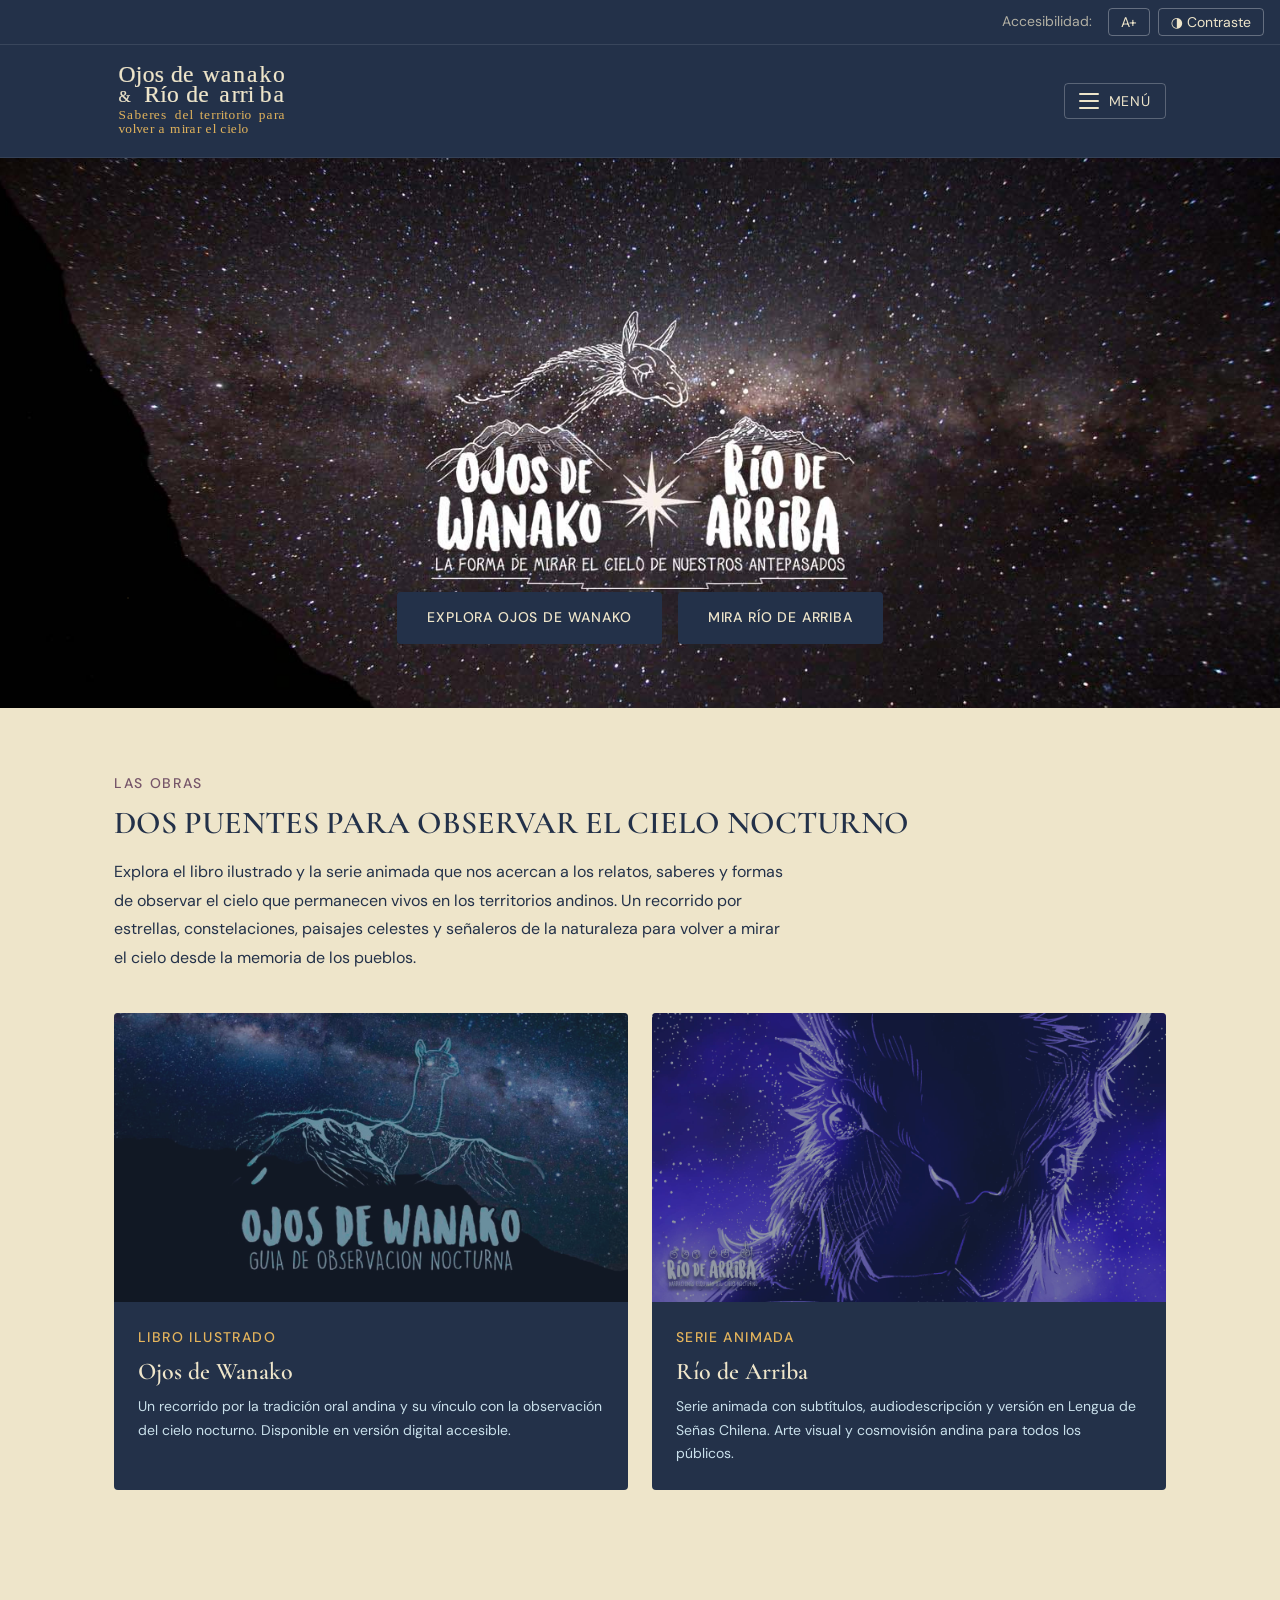
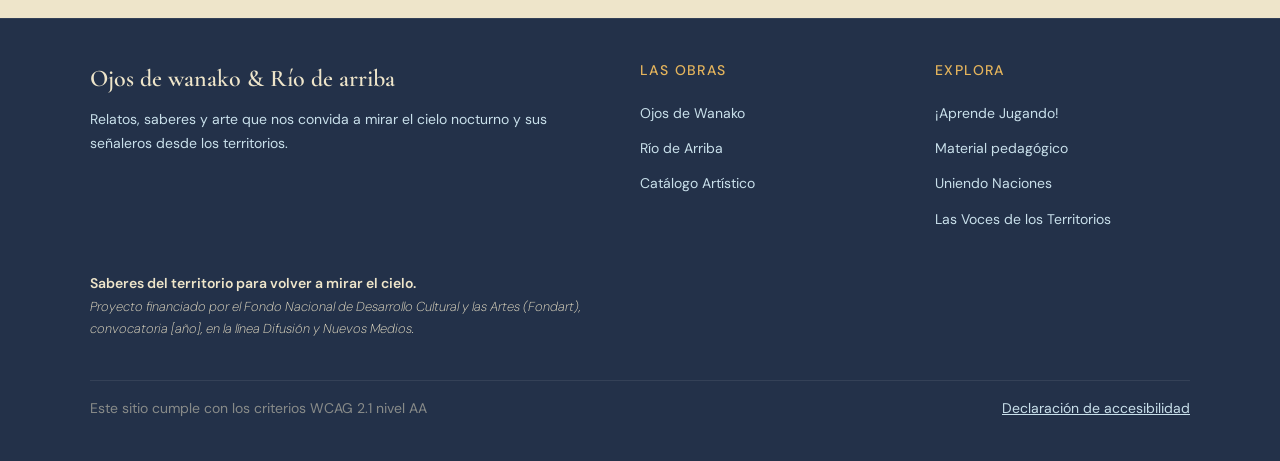
<file: index.html>
<!DOCTYPE html>
<html lang="es">
<head>
  <meta charset="UTF-8">
  <meta name="viewport" content="width=device-width, initial-scale=1.0">
  <title>Ojos de Wanako — Tradición oral andina y el cielo nocturno</title>
  <meta name="description" content="Plataforma de difusión de las obras Ojos de Wanako y Río de Arriba, que ponen en valor la tradición oral andina sobre la observación del cielo nocturno.">
  <meta property="og:title" content="Ojos de Wanako">
  <meta property="og:description" content="Tradición oral andina y el cielo nocturno. Arte visual, animación y saberes ancestrales.">
  <meta property="og:type" content="website">

  <link rel="icon" href="./assets/img/favicon02.png" type="image/x-icon">
  <link rel="preconnect" href="https://fonts.googleapis.com">
  <link rel="preconnect" href="https://fonts.gstatic.com" crossorigin>
  <link href="https://fonts.googleapis.com/css2?family=Cormorant+Garamond:ital,wght@0,400;0,600;1,400&family=DM+Sans:wght@300;400;500&display=swap" rel="stylesheet">

  <!-- Hoja de estilos compartida -->
  <link rel="stylesheet" href="styles.css">

  <style>
    /* ============================================================
       ESTILOS ESPECÍFICOS DE INICIO
       Estilos específicos para esta página
       Todo lo compartido está en styles.css
    ============================================================ */

    /* HERO */
.hero {
  background-color: #1f2a44;
  background-image: url("assets/img/poster_inicio04.jpg");
  background-repeat: no-repeat;
  background-size: cover;
  background-position: center;
  color: var(--text-on-dark);
  padding: var(--space-xl) var(--space-md);
  text-align: center;
  position: relative;
  overflow: hidden;
}

/* Celular: versión vertical centrada en el logo */
@media (max-width: 899px) {
  .hero {
    background-image: url("assets/img/poster_inicio04-mobile.jpg");
    background-position: center center;
  }
}

/* Escritorio: mantiene el efecto de fondo fijo */
@media (min-width: 900px) {
  .hero {
    background-attachment: fixed;
  }
}

    .hero::before {
      content: '';
      position: absolute;
      inset: 0;
      background-image:
        radial-gradient(1px 1px at 20% 30%, rgba(228,180,92,0.6) 0%, transparent 100%),
        radial-gradient(1px 1px at 80% 10%, rgba(228,180,92,0.4) 0%, transparent 100%),
        radial-gradient(1.5px 1.5px at 50% 60%, rgba(228,180,92,0.5) 0%, transparent 100%),
        radial-gradient(1px 1px at 10% 80%, rgba(228,180,92,0.3) 0%, transparent 100%),
        radial-gradient(1px 1px at 90% 70%, rgba(228,180,92,0.4) 0%, transparent 100%),
        radial-gradient(1px 1px at 35% 15%, rgba(201,224,235,0.5) 0%, transparent 100%),
        radial-gradient(1px 1px at 65% 85%, rgba(201,224,235,0.3) 0%, transparent 100%),
        radial-gradient(2px 2px at 75% 40%, rgba(228,180,92,0.7) 0%, transparent 100%);
      pointer-events: none;
    }

    .hero__container {
      max-width: var(--max-width);
      margin: 0 auto;
      position: relative;
      z-index: 1;
    }

    .hero__eyebrow {
      font-size: var(--font-size-sm);
      font-weight: 400;
      letter-spacing: 0.15em;
      text-transform: uppercase;
      color: var(--color-dorado);
      margin-bottom: var(--space-sm);
      opacity: 0;
    }

    .hero__title {
      font-family: var(--font-display);
      font-size: clamp(2.5rem, 6vw, 5rem);
      font-weight: 600;
      line-height: 1.1;
      color: var(--color-crema);
      margin-bottom: var(--space-md);
      letter-spacing: 0.01em;
      opacity: 0;
    }

    .hero__title em {
      color: var(--color-dorado);
      font-style: italic;
      opacity: 0;
    }

    .hero__description {
      font-size: var(--font-size-lg);
      font-weight: 300;
      max-width: 600px;
      margin: 0 auto var(--space-lg);
      color: var(--color-celeste);
      line-height: 1.8;
      opacity: 0;
    }

    .hero__actions {
      display: flex;
      gap: var(--space-sm);
      justify-content: center;
      flex-wrap: wrap;
    }

    /* TARJETAS DE OBRAS */
    .obras-grid {
      display: grid;
      grid-template-columns: repeat(auto-fit, minmax(300px, 1fr));
      gap: var(--space-md);
      margin-top: var(--space-lg);
    }

    .obra-card {
      background: var(--bg-dark);
      color: var(--text-on-dark);
      border-radius: var(--radius);
      overflow: hidden;
      text-decoration: none;
      display: block;
      transition: transform var(--transition), box-shadow var(--transition);
      transition: 500ms;
    }

    .obra-card:hover {
      transform: translateY(-4px);
      box-shadow: 0 12px 32px rgba(1,68,102,0.25);
      color: var(--text-on-dark);
      opacity: 0.95;
      transition: 500ms;
    }

    .obra-card__image {
      aspect-ratio: 16/9;
      background: var(--color-azul-mar);
      display: flex;
      align-items: center;
      justify-content: center;
      font-family: var(--font-display);
      font-size: 3rem;
      color: var(--color-dorado);
      transition: 300ms;
      opacity: 0.5;
    }

    .obra-card__body { padding: var(--space-md); }

    .obra-card__tag {
      font-size: var(--font-size-sm);
      font-weight: 500;
      letter-spacing: 0.1em;
      text-transform: uppercase;
      color: var(--color-dorado);
      margin-bottom: var(--space-xs);
    }

    .obra-card__title {
      font-family: var(--font-display);
      font-size: var(--font-size-xl);
      font-weight: 600;
      line-height: 1.2;
      margin-bottom: var(--space-xs);
      color: var(--color-crema);
    }

    .obra-card__desc {
      font-size: var(--font-size-sm);
      line-height: 1.7;
      color: var(--color-celeste);
    }
  </style>
</head>
<body>

  <a href="#contenido-principal" class="skip-link">Saltar al contenido principal</a>

  <div role="region" aria-label="Opciones de accesibilidad" class="a11y-bar">
    <span class="a11y-bar__label" aria-hidden="true">Accesibilidad:</span>
    <button class="a11y-btn" id="btn-texto" aria-pressed="false" aria-label="Aumentar tamaño del texto" onclick="toggleTextSize()">A+</button>
    <button class="a11y-btn" id="btn-contraste" aria-pressed="false" aria-label="Activar modo de alto contraste" onclick="toggleContrast()">◑ Contraste</button>
  </div>

  <!-- Overlay para cerrar el menú al hacer clic fuera -->
  <div class="nav-overlay" id="nav-overlay" aria-hidden="true" onclick="closeMenu()"></div>

  <header class="site-header" role="banner">
    <nav class="nav-container" aria-label="Navegación principal">

      <a href="./" class="site-logo">
      <img src="./assets/img/logo2.svg" alt="Ojos de Wanako y Río de Arriba, ir al inicio" class="site-logo__img">
      </a>

  <!--     <a href="./" class="site-logo" aria-label="Ojos de Wanako - ir al inicio">
        Ojos de wanako & </br> Río de arriba 
        <span>Saberes del territorio </br> para volver a mirar el cielo</span>
      </a>
      <img src="./assets/img/logoojosdewanako-12.svg" class="logo-svg" > -->

      <button
        class="nav-toggle"
        id="nav-toggle"
        aria-controls="nav-menu"
        aria-expanded="false"
        aria-label="Abrir menú de navegación"
        onclick="toggleMenu()"
      >
        <span class="hamburger-icon" aria-hidden="true">
          <span></span>
          <span></span>
          <span></span>
        </span>
        <span class="nav-toggle__label">Menú</span>
      </button>

      <ul class="nav-menu" id="nav-menu" role="list">
        <li><a href="./" aria-current="page">Inicio</a></li>
           <li><a href="./ojos-de-wanako/">Ojos de Wanako</a></li>
        <li><a href="./rio-de-arriba/">Río de Arriba</a></li>
        <li><a href="./material-pedagogico/">Material Pedagógico</a></li>
        <li><a href="./aprende-jugando/">¡Aprende Jugando!</a></li>
        <li><a href="./uniendo-naciones/">Uniendo Naciones</a></li>
        <li><a href="./voces-territorios/">Las Voces de los Territorios</a></li>
        <li><a href="./catalogo-artistico/">Catálogo Artístico</a></li>
      </ul>
    </nav>
  </header>

  <main id="contenido-principal" tabindex="-1">

    <section class="hero" aria-labelledby="hero-titulo">
      <div class="hero__container">
        <p class="hero__eyebrow">Arte visual · Tradición andina · Astronomía cultural</p>
        <h1 class="hero__title" id="hero-titulo">
          Ojos de Wanako<br>
          <em>& Río de Arriba</em>
        </h1>
        <p class="hero__description">
          Obras que ponen en valor la tradición oral andina sobre la observación del cielo nocturno, a través del arte visual, la animación y los saberes ancestrales.
        </p>
        <div class="hero__actions">
          <a href="./ojos-de-wanako/" class="btn btn--primary">Explora Ojos de Wanako</a>
          <a href="./material-interactivo/" class="btn btn--primary">Mira Río de Arriba</a>
        </div>
      </div>
    </section>

    <section class="main-content" aria-labelledby="obras-titulo">
      <div class="section">
        <p class="section__label">Las obras</p>
        <h2 class="section__title" id="obras-titulo">DOS PUENTES PARA OBSERVAR EL CIELO NOCTURNO</h2>
        <p class="section__body">
          Explora el libro ilustrado y la serie animada que nos acercan a los relatos, saberes y formas de observar el cielo que permanecen vivos en los 
          territorios andinos. Un recorrido por estrellas, constelaciones, paisajes celestes y señaleros de la naturaleza para volver a mirar el cielo 
          desde la memoria de los pueblos.
        </p>

        <div class="obras-grid">
          <a href="./ojos-de-wanako/" class="obra-card" aria-label="Ver Ojos de Wanako — libro ilustrado sobre tradición oral andina">
            <div class="obra-card__image"  aria-hidden="true">
              <img src="./assets/img/portada_libro.jpg">
            </div>
            <div class="obra-card__body">
              <p class="obra-card__tag">Libro ilustrado</p>
              <h3 class="obra-card__title">Ojos de Wanako</h3>
              <p class="obra-card__desc">Un recorrido por la tradición oral andina y su vínculo con la observación del cielo nocturno. Disponible en versión digital accesible.</p>
            </div>
          </a>

          <a href="./rio-de-arriba/" class="obra-card" aria-label="Ver Río de Arriba — serie animada con audiodescripción y subtítulos">
            <div class="obra-card__image" aria-hidden="true">
              <img src="./assets/img/portada_serie.jpg">
            </div>
            <div class="obra-card__body">
              <p class="obra-card__tag">Serie animada</p>
              <h3 class="obra-card__title">Río de Arriba</h3>
              <p class="obra-card__desc">Serie animada con subtítulos, audiodescripción y versión en Lengua de Señas Chilena. Arte visual y cosmovisión andina para todos los públicos.</p>
            </div>
          </a>
        </div>
      </div>
    </section>

  </main>

  <footer class="site-footer" role="contentinfo">
    <div class="footer-container">
      <div>
        <p class="footer__brand">Ojos de wanako & Río de arriba </p>
        <p class="footer__tagline">Relatos, saberes y arte que nos convida a mirar el cielo nocturno y sus señaleros desde los territorios.</p>
      </div>
      <nav aria-label="Las obras">
        <h2 class="footer__heading">Las obras</h2>
        <ul class="footer__links" role="list">
          <li><a href="./ojos-de-wanako/">Ojos de Wanako</a></li>
          <li><a href="./rio-de-arriba/">Río de Arriba</a></li>
          <li><a href="./catalogo-artistico/">Catálogo Artístico</a></li>
        </ul>
      </nav>
      <nav aria-label="Explora">
        <h2 class="footer__heading">Explora</h2>
        <ul class="footer__links" role="list">
          <li><a href="./aprende-jugando/">¡Aprende Jugando!</a></li>
          <li><a href="./material-pedagogico/">Material pedagógico</a></li>
          <li><a href="./uniendo-naciones/">Uniendo Naciones</a></li>
          <li><a href="./voces-territorio">Las Voces de los Territorios</a></li>
        </ul>
      </nav>
      <div>
        <p class="footer_detail_t">
          Saberes del territorio para volver a mirar el cielo. 
        </p>
        <p class="footer_detail"> 
          Proyecto financiado por el Fondo Nacional de Desarrollo
          Cultural y las Artes (Fondart), convocatoria [año], en la
          línea Difusión y Nuevos Medios.
        </p>   

      </div>
    </div>
    <div class="footer__bottom">
      
      <p>Este sitio cumple con los criterios WCAG 2.1 nivel AA</p>
      <a href="./accesibilidad/">Declaración de accesibilidad</a>
    </div>
  </footer>

  <script>
    function toggleMenu() {
      const menu    = document.getElementById('nav-menu');
      const toggle  = document.getElementById('nav-toggle');
      const overlay = document.getElementById('nav-overlay');
      const isOpen  = menu.classList.toggle('is-open');
      overlay.classList.toggle('is-open', isOpen);
      toggle.setAttribute('aria-expanded', isOpen);
      toggle.setAttribute('aria-label', isOpen ? 'Cerrar menú de navegación' : 'Abrir menú de navegación');
    }

    function closeMenu() {
      const menu    = document.getElementById('nav-menu');
      const toggle  = document.getElementById('nav-toggle');
      const overlay = document.getElementById('nav-overlay');
      menu.classList.remove('is-open');
      overlay.classList.remove('is-open');
      toggle.setAttribute('aria-expanded', 'false');
      toggle.setAttribute('aria-label', 'Abrir menú de navegación');
    }

    // Cerrar menú con tecla Escape
    document.addEventListener('keydown', (e) => {
      if (e.key === 'Escape') closeMenu();
    });

    const textSizes = ['', 'text-large', 'text-xlarge'];
    let textIndex = 0;

    function toggleTextSize() {
      const html = document.documentElement;
      const btn  = document.getElementById('btn-texto');
      if (textSizes[textIndex]) html.classList.remove(textSizes[textIndex]);
      textIndex = (textIndex + 1) % textSizes.length;
      if (textSizes[textIndex]) html.classList.add(textSizes[textIndex]);
      btn.setAttribute('aria-pressed', textIndex !== 0);
      localStorage.setItem('textSize', textIndex);
    }

    function toggleContrast() {
      const body = document.body;
      const btn  = document.getElementById('btn-contraste');
      const isOn = body.classList.toggle('high-contrast');
      btn.setAttribute('aria-pressed', isOn);
      localStorage.setItem('highContrast', isOn);
    }

    (function restorePreferences() {
      const savedText     = localStorage.getItem('textSize');
      const savedContrast = localStorage.getItem('highContrast');
      if (savedText && savedText !== '0') {
        textIndex = parseInt(savedText);
        if (textSizes[textIndex]) {
          document.documentElement.classList.add(textSizes[textIndex]);
          document.getElementById('btn-texto').setAttribute('aria-pressed', 'true');
        }
      }
      if (savedContrast === 'true') {
        document.body.classList.add('high-contrast');
        document.getElementById('btn-contraste').setAttribute('aria-pressed', 'true');
      }
    })();
  </script>

</body>
</html>
</file>
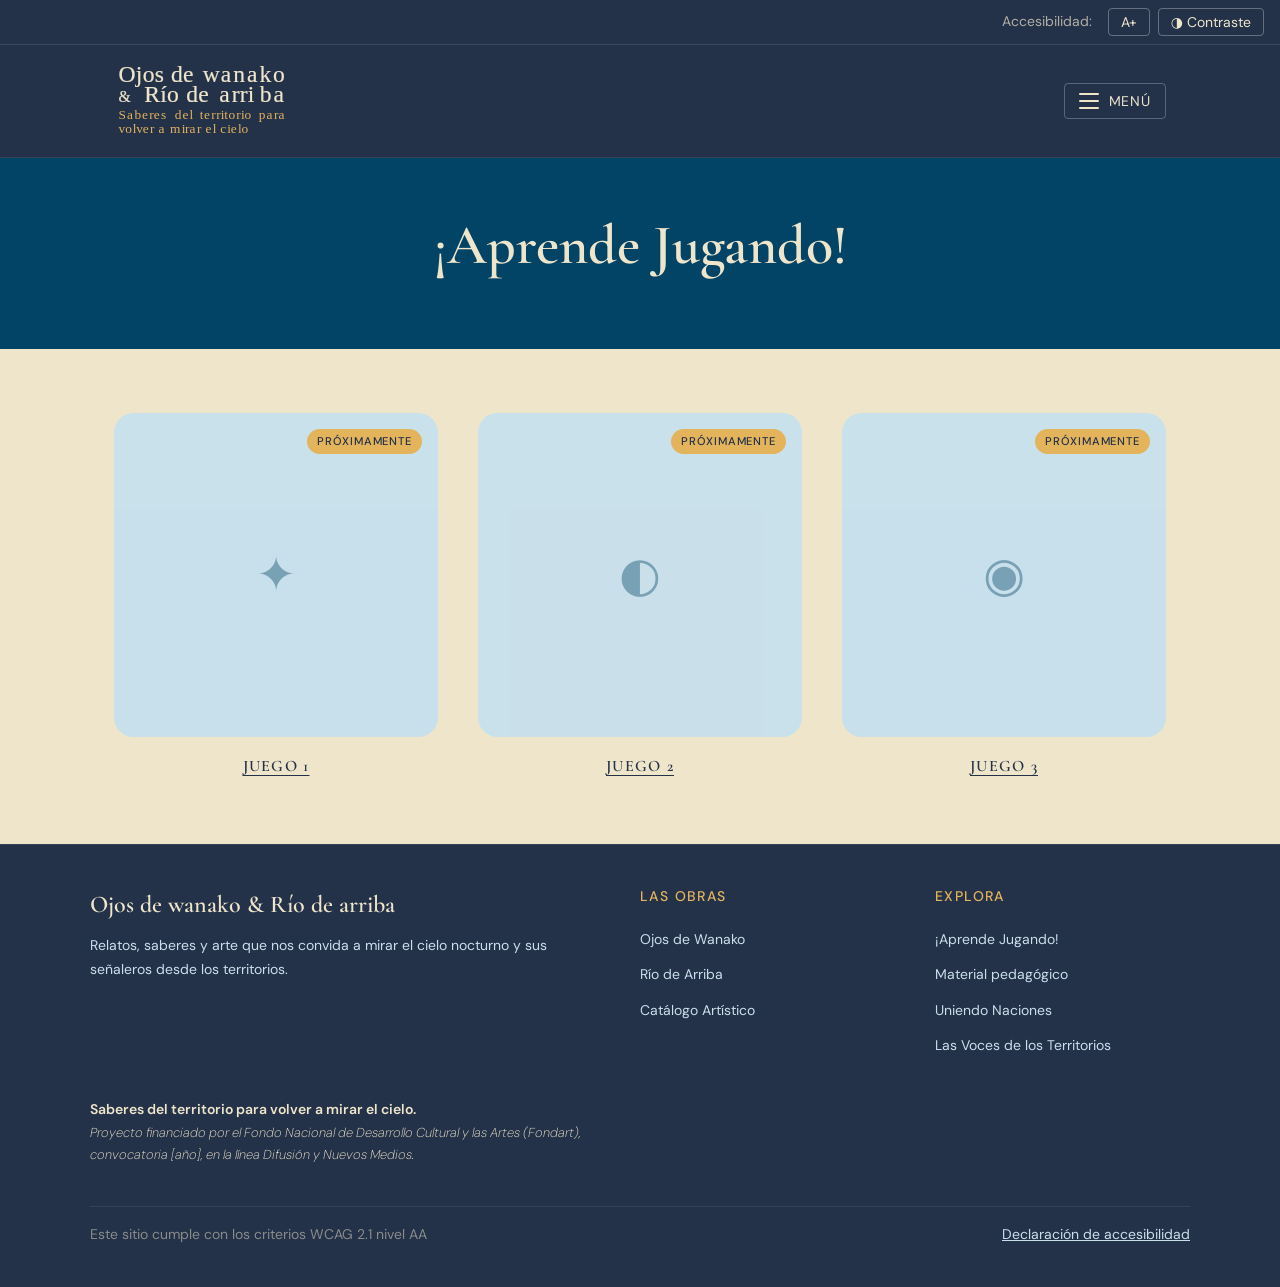
<file: aprende-jugando/index.html>
<!DOCTYPE html>
<html lang="es">
<head>
  <meta charset="UTF-8">
  <meta name="viewport" content="width=device-width, initial-scale=1.0">
  <title>¡Aprende Jugando! — Ojos de Wanako</title>
  <meta name="description" content="Juegos interactivos para aprender sobre la tradición oral andina y la observación del cielo nocturno.">

  <link rel="preconnect" href="https://fonts.googleapis.com">
  <link rel="preconnect" href="https://fonts.gstatic.com" crossorigin>
  <link href="https://fonts.googleapis.com/css2?family=Cormorant+Garamond:ital,wght@0,400;0,600;1,400&family=DM+Sans:wght@300;400;500&display=swap" rel="stylesheet">

  <link rel="stylesheet" href="../styles.css">

  <style>
    /* ============================================================
       ESTILOS ESPECÍFICOS DE ¡APRENDE JUGANDO!
    ============================================================ */

    /* Cabecera simple sin el page-header azul —
       el título va directo sobre el fondo crema */
    .games-header {
      max-width: var(--max-width);
      margin: 0 auto;
      padding: var(--space-xl) var(--space-md) var(--space-lg);
      border-bottom: 2px solid var(--color-azul-noche);
    }

    .games-header__title {
      font-family: var(--font-display);
      /* ✅ Texto en minúsculas en HTML, CSS hace la transformación.
         El lector de pantalla pronuncia "¡Aprende Jugando!"
         correctamente, no letra por letra. */
      font-size: clamp(2rem, 5vw, 3.2rem);
      font-weight: 600;
      color: var(--color-azul-noche);
      text-transform: uppercase;
      letter-spacing: 0.04em;
    }

    /* Grilla de juegos */
    .games-grid {
      max-width: var(--max-width);
      margin: 0 auto;
      padding: var(--space-xl) var(--space-md);
      display: grid;
      grid-template-columns: repeat(3, 1fr);
      gap: var(--space-lg);
    }

    /* Tarjeta de juego — el <a> es el elemento interactivo completo */
    .game-card {
      display: flex;
      flex-direction: column;
      align-items: center;
      text-decoration: none;
      gap: var(--space-sm);
    }

    /* Área de imagen/video */
    .game-card__media {
      position: relative;
      width: 100%;
      aspect-ratio: 1 / 1;
      border-radius: 20px;
      overflow: hidden;
      background: var(--color-celeste);
    }

    /* Imagen de portada */
    .game-card__image {
      position: absolute;
      inset: 0;
      width: 100%;
      height: 100%;
      object-fit: cover;
      border-radius: 20px;
      transition: opacity 300ms ease;
    }

    /* Video de preview — oculto por defecto, aparece en hover */
    .game-card__video {
      position: absolute;
      inset: 0;
      width: 100%;
      height: 100%;
      object-fit: cover;
      border-radius: 20px;
      opacity: 0;
      transition: opacity 300ms ease;
    }

    /* Hover/focus: muestra el video, oculta levemente la imagen */
    .game-card:hover .game-card__video,
    .game-card:focus-visible .game-card__video,
    .game-card:focus-within .game-card__video {
      opacity: 1;
    }

    .game-card:hover .game-card__image,
    .game-card:focus-visible .game-card__image,
    .game-card:focus-within .game-card__image {
      opacity: 0;
    }

    /* ✅ Respeta la preferencia del sistema "reducir movimiento"
       Para usuarios con epilepsia fotosensible o migrañas:
       el video nunca aparece, solo la imagen estática. */
    @media (prefers-reduced-motion: reduce) {
      .game-card__video {
        display: none;
      }
      .game-card:hover .game-card__image,
      .game-card:focus-visible .game-card__image {
        opacity: 1;
      }
    }

    /* Efecto sutil de escala en la tarjeta al hover */
    .game-card__media {
      transition: transform 250ms ease, box-shadow 250ms ease;
    }

    .game-card:hover .game-card__media,
    .game-card:focus-visible .game-card__media {
      transform: translateY(-4px);
      box-shadow: 0 16px 40px rgba(1, 68, 102, 0.2);
    }

    /* Título del juego — visible bajo la tarjeta */
    .game-card__title {
      font-family: var(--font-display);
      font-size: var(--font-size-base);
      font-weight: 600;
      color: var(--color-azul-noche);
      text-transform: uppercase;
      letter-spacing: 0.08em;
      text-decoration: underline;
      text-underline-offset: 4px;
      text-align: center;
    }

    .game-card:hover .game-card__title {
      color: var(--color-azul-mar);
    }

    /* Focus visible en la tarjeta — el outline va sobre el media */
    .game-card:focus-visible {
      outline: none; /* eliminamos el outline del <a> */
    }

    .game-card:focus-visible .game-card__media {
      outline: 3px solid var(--color-dorado);
      outline-offset: 3px;
    }

    /* Placeholder visual mientras no hay imagen real */
    .game-card__placeholder {
      position: absolute;
      inset: 0;
      display: flex;
      align-items: center;
      justify-content: center;
      background: var(--color-celeste);
      color: var(--color-azul-mar);
      font-size: 3rem;
      opacity: 0.4;
    }

    /* Etiqueta "Próximamente" sobre la tarjeta cuando el juego
       aún no está disponible */
    .game-card__badge {
      position: absolute;
      top: var(--space-sm);
      right: var(--space-sm);
      background: var(--color-dorado);
      color: var(--color-azul-noche);
      font-size: 0.7rem;
      font-weight: 500;
      letter-spacing: 0.08em;
      text-transform: uppercase;
      padding: 3px 10px;
      border-radius: 20px;
      z-index: 1;
    }

    /* ============================================================
       RESPONSIVE
    ============================================================ */
    @media (max-width: 768px) {
      .games-grid {
        grid-template-columns: repeat(2, 1fr);
        gap: var(--space-md);
      }
    }

    @media (max-width: 480px) {
      .games-grid {
        grid-template-columns: 1fr;
        max-width: 320px;
      }
    }
  </style>
</head>
<body>

  <a href="#contenido-principal" class="skip-link">Saltar al contenido principal</a>

  <div class="nav-overlay" id="nav-overlay" aria-hidden="true" onclick="closeMenu()"></div>

  <div role="region" aria-label="Opciones de accesibilidad" class="a11y-bar">
    <span class="a11y-bar__label" aria-hidden="true">Accesibilidad:</span>
    <button class="a11y-btn" id="btn-texto" aria-pressed="false" aria-label="Aumentar tamaño del texto" onclick="toggleTextSize()">A+</button>
    <button class="a11y-btn" id="btn-contraste" aria-pressed="false" aria-label="Activar modo de alto contraste" onclick="toggleContrast()">◑ Contraste</button>
  </div>

  <header class="site-header" role="banner">
    <nav class="nav-container" aria-label="Navegación principal">

      <a href="./" class="site-logo">
      <img src="../assets/img/logo2.svg" alt="Ojos de Wanako y Río de Arriba, ir al inicio" class="site-logo__img">
      </a>

      <button class="nav-toggle" id="nav-toggle" aria-controls="nav-menu" aria-expanded="false" aria-label="Abrir menú de navegación" onclick="toggleMenu()">
        <span class="hamburger-icon" aria-hidden="true">
          <span></span><span></span><span></span>
        </span>
        <span class="nav-toggle__label">Menú</span>
      </button>
      <ul class="nav-menu" id="nav-menu" role="list">
        <li><a href="/">Inicio</a></li>
        <li><a href="../ojos-de-wanako/">Ojos de Wanako</a></li>
        <li><a href="../rio-de-arriba/">Río de Arriba</a></li>
        <li><a href="../material-pedagogico/">Material Pedagógico</a></li>
        <li><a href="../aprende-jugando/" aria-current="page">¡Aprende Jugando!</a></li>
        <li><a href="../uniendo-naciones/">Uniendo Naciones</a></li>
        <li><a href="../voces-territorios/">Las Voces de los Territorios</a></li>
        <li><a href="../catalogo-artistico/">Catálogo Artístico</a></li>
        
      </ul>
    </nav>
  </header>

  <main id="contenido-principal" tabindex="-1">
        <header class="page-header">
      <div class="page-header__container">
        <!-- <p class="page-header__eyebrow">Texto</p> -->
        <h1 class="page-header__title">¡Aprende Jugando!</h1>
<!--         <p class="page-header__description">
          Un recorrido por la tradición oral andina y su vínculo con la observación del cielo nocturno. Disponible en versión digital para leer en pantalla y en versión narrada en audio.
        </p> -->
      </div>
    </header>
<!--     <div class="games-header">
      <h1 class="games-header__title">¡Aprende Jugando!</h1>
    </div> -->

    <section class="games-grid" aria-labelledby="games-section-label">
      <h2 id="games-section-label" class="sr-only">Juegos disponibles</h2>

      <!--
        ============================================================
        JUEGOS — datos para actualizar
        Los nombres de carpeta coinciden con la ruta de la página:
        /aprende-jugando/anagrama/   →  carpeta: aprende-jugando/anagrama/
        /aprende-jugando/parejas/    →  carpeta: aprende-jugando/parejas/
        /aprende-jugando/cuestionario/ → carpeta: aprende-jugando/cuestionario/

           Para cada juego:
           1. Cambiar href por la ruta real    (/aprende-jugando/nombre-del-juego/)
           2. Cambia aria-label               (nombre descriptivo del juego)
           3. Reemplaza el div.placeholder    por <img src="../assets/juego-X-portada.jpg" alt="...">
           4. Agrega el <video>               con src="../assets/juego-X-preview.mp4"
           5. Actualiza game-card__title      con el nombre real del juego
           6. Elimina game-card__badge        cuando el juego esté disponible
        ============================================================
      -->

      <!-- JUEGO 1 -->
      <a
        href="/aprende-jugando/juego-1/"
        class="game-card"
        aria-label="Juego 1 — próximamente disponible"
      >
        <div class="game-card__media">

          <!-- Imagen de portada
               👉 Reemplazar por:
               <img class="game-card__image"
                    src="../assets/juego-1-portada.jpg"
                    alt="Descripción de la imagen del juego 1"> -->
          <div class="game-card__placeholder" aria-hidden="true">✦</div>

          <!-- Video de preview — se reproduce en hover/focus
               👉 Reemplazar src cuando tengas la grabación:
               <video class="game-card__video"
                      src="../assets/juego-1-preview.mp4"
                      muted loop playsinline
                      aria-hidden="true">
               </video> -->

          <span class="game-card__badge">Próximamente</span>
        </div>
        <span class="game-card__title">Juego 1</span>
      </a>

      <!-- JUEGO 2 -->
      <a
        href="/aprende-jugando/juego-2/"
        class="game-card"
        aria-label="Juego 2 — próximamente disponible"
      >
        <div class="game-card__media">
          <div class="game-card__placeholder" aria-hidden="true">◐</div>
          <span class="game-card__badge">Próximamente</span>
        </div>
        <span class="game-card__title">Juego 2</span>
      </a>

      <!-- JUEGO 3 -->
      <a
        href="/aprende-jugando/juego-3/"
        class="game-card"
        aria-label="Juego 3 — próximamente disponible"
      >
        <div class="game-card__media">
          <div class="game-card__placeholder" aria-hidden="true">◉</div>
          <span class="game-card__badge">Próximamente</span>
        </div>
        <span class="game-card__title">Juego 3</span>
      </a>

    </section>
  </main>

  <footer class="site-footer" role="contentinfo">
    <div class="footer-container">
      <div>
        <p class="footer__brand">Ojos de wanako & Río de arriba </p>
        <p class="footer__tagline">Relatos, saberes y arte que nos convida a mirar el cielo nocturno y sus señaleros desde los territorios.</p>
      </div>
      <nav aria-label="Las obras">
        <h2 class="footer__heading">Las obras</h2>
        <ul class="footer__links" role="list">
          <li><a href="../ojos-de-wanako/">Ojos de Wanako</a></li>
          <li><a href="../rio-de-arriba/">Río de Arriba</a></li>
          <li><a href="../catalogo-artistico/">Catálogo Artístico</a></li>
        </ul>
      </nav>
      <nav aria-label="Explora">
        <h2 class="footer__heading">Explora</h2>
        <ul class="footer__links" role="list">
          <li><a href="../aprende-jugando/">¡Aprende Jugando!</a></li>
          <li><a href="../material-pedagogico/">Material pedagógico</a></li>
          <li><a href="../uniendo-naciones/">Uniendo Naciones</a></li>
          <li><a href="../voces-territorio">Las Voces de los Territorios</a></li>
        </ul>
      </nav>
      <div>
        <p class="footer_detail_t">
          Saberes del territorio para volver a mirar el cielo. 
        </p>
        <p class="footer_detail"> 
          Proyecto financiado por el Fondo Nacional de Desarrollo
          Cultural y las Artes (Fondart), convocatoria [año], en la
          línea Difusión y Nuevos Medios.
        </p>   

      </div>
    </div>
    <div class="footer__bottom">
      
      <p>Este sitio cumple con los criterios WCAG 2.1 nivel AA</p>
      <a href="./accesibilidad/">Declaración de accesibilidad</a>
    </div>
  </footer>

  <script>
    /* ============================================================
       HOVER CON VIDEO — respeta prefers-reduced-motion
    ============================================================ */
    const prefersReducedMotion =
      window.matchMedia('(prefers-reduced-motion: reduce)').matches;

    document.querySelectorAll('.game-card').forEach(card => {
      const video = card.querySelector('.game-card__video');
      if (!video || prefersReducedMotion) return;

      // Play en hover
      card.addEventListener('mouseenter', () => {
        video.currentTime = 0;
        video.play().catch(() => {}); // catch por si el navegador bloquea autoplay
      });

      // Pause al salir
      card.addEventListener('mouseleave', () => {
        video.pause();
        video.currentTime = 0;
      });

      // Play también con teclado (foco)
      card.addEventListener('focusin',  () => { video.currentTime = 0; video.play().catch(() => {}); });
      card.addEventListener('focusout', () => { video.pause(); video.currentTime = 0; });
    });

    /* ============================================================
       NAVEGACIÓN
    ============================================================ */
    function toggleMenu() {
      const menu    = document.getElementById('nav-menu');
      const toggle  = document.getElementById('nav-toggle');
      const overlay = document.getElementById('nav-overlay');
      const isOpen  = menu.classList.toggle('is-open');
      overlay.classList.toggle('is-open', isOpen);
      toggle.setAttribute('aria-expanded', isOpen);
      toggle.setAttribute('aria-label', isOpen ? 'Cerrar menú de navegación' : 'Abrir menú de navegación');
    }

    function closeMenu() {
      const menu    = document.getElementById('nav-menu');
      const toggle  = document.getElementById('nav-toggle');
      const overlay = document.getElementById('nav-overlay');
      menu.classList.remove('is-open');
      overlay.classList.remove('is-open');
      toggle.setAttribute('aria-expanded', 'false');
      toggle.setAttribute('aria-label', 'Abrir menú de navegación');
    }

    document.addEventListener('keydown', e => { if (e.key === 'Escape') closeMenu(); });

    /* ============================================================
       ACCESIBILIDAD
    ============================================================ */
    const textSizes = ['', 'text-large', 'text-xlarge'];
    let textIndex = 0;

    function toggleTextSize() {
      const html = document.documentElement;
      const btn  = document.getElementById('btn-texto');
      if (textSizes[textIndex]) html.classList.remove(textSizes[textIndex]);
      textIndex = (textIndex + 1) % textSizes.length;
      if (textSizes[textIndex]) html.classList.add(textSizes[textIndex]);
      btn.setAttribute('aria-pressed', textIndex !== 0);
      localStorage.setItem('textSize', textIndex);
    }

    function toggleContrast() {
      const isOn = document.body.classList.toggle('high-contrast');
      document.getElementById('btn-contraste').setAttribute('aria-pressed', isOn);
      localStorage.setItem('highContrast', isOn);
    }

    (function restorePreferences() {
      const savedText     = localStorage.getItem('textSize');
      const savedContrast = localStorage.getItem('highContrast');
      if (savedText && savedText !== '0') {
        textIndex = parseInt(savedText);
        if (textSizes[textIndex]) {
          document.documentElement.classList.add(textSizes[textIndex]);
          document.getElementById('btn-texto').setAttribute('aria-pressed', 'true');
        }
      }
      if (savedContrast === 'true') {
        document.body.classList.add('high-contrast');
        document.getElementById('btn-contraste').setAttribute('aria-pressed', 'true');
      }
    })();
  </script>

</body>
</html>
</file>
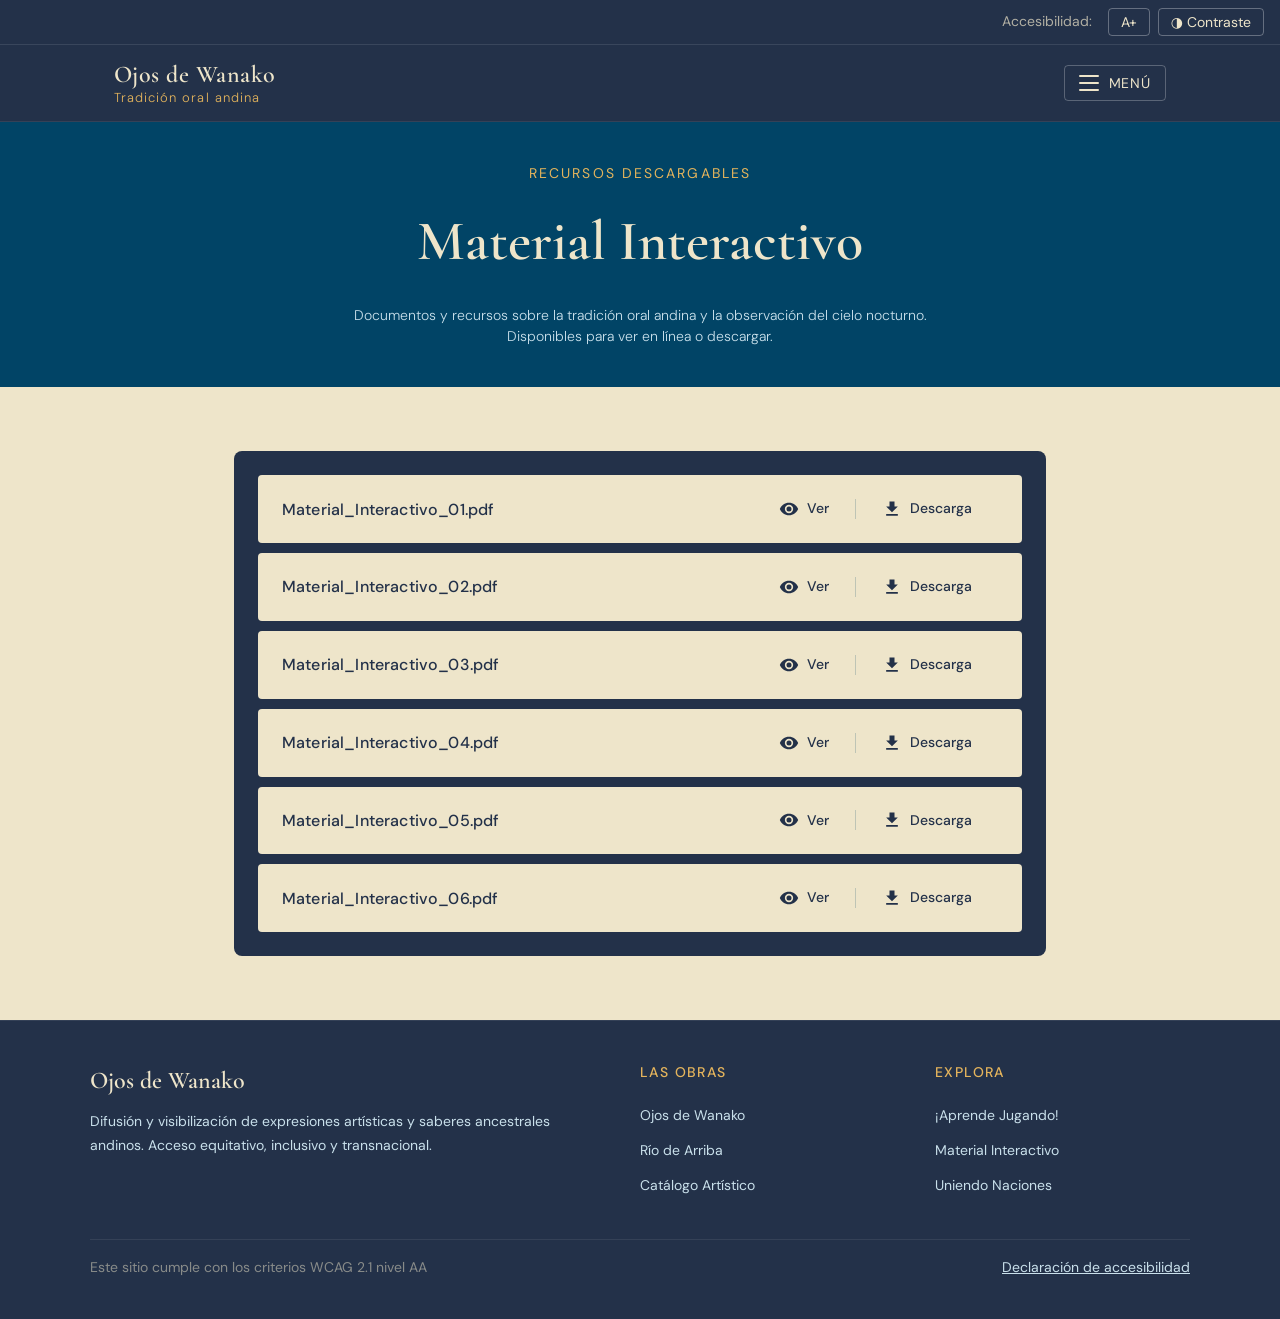
<file: material-interactivo/index.html>
<!DOCTYPE html>
<html lang="es">
<head>
  <meta charset="UTF-8">
  <meta name="viewport" content="width=device-width, initial-scale=1.0">
  <title>Material Interactivo — Ojos de Wanako</title>
  <meta name="description" content="Materiales interactivos descargables sobre la tradición oral andina y la observación del cielo nocturno.">

  <link rel="preconnect" href="https://fonts.googleapis.com">
  <link rel="preconnect" href="https://fonts.gstatic.com" crossorigin>
  <link href="https://fonts.googleapis.com/css2?family=Cormorant+Garamond:ital,wght@0,400;0,600;1,400&family=DM+Sans:wght@300;400;500&display=swap" rel="stylesheet">

  <link rel="stylesheet" href="../styles.css">

  <style>
    /* ============================================================
       ESTILOS ESPECÍFICOS DE MATERIAL INTERACTIVO
    ============================================================ */

    /* Contenedor de la lista de materiales */
    .materials-container {
      max-width: 860px;
      margin: 0 auto;
      padding: var(--space-xl) var(--space-md);
    }

    /* Panel oscuro que envuelve la lista — igual que en la maqueta */
    .materials-panel {
      background: var(--bg-dark);
      border-radius: var(--radius-lg);
      padding: var(--space-md);
      display: flex;
      flex-direction: column;
      gap: 10px;
    }

    /* Fila de cada material */
    .material-row {
      background: var(--color-crema);
      border-radius: var(--radius);
      display: grid;
      grid-template-columns: 1fr auto auto;
      align-items: center;
      gap: var(--space-sm);
      padding: var(--space-sm) var(--space-md);
      transition: background var(--transition);
    }

    .material-row:hover {
      background: #f5dca8; /* crema ligeramente más cálido al hover */
    }

    /* Nombre del archivo */
    .material-name {
      font-family: var(--font-body);
      font-size: var(--font-size-base);
      font-weight: 500;
      color: var(--color-azul-noche);
      letter-spacing: 0.01em;
      /* Truncar si es muy largo */
      white-space: nowrap;
      overflow: hidden;
      text-overflow: ellipsis;
    }

    /* Botones de acción */
    .material-actions {
      display: flex;
      gap: var(--space-sm);
      align-items: center;
      flex-shrink: 0;
    }

    .material-btn {
      display: inline-flex;
      align-items: center;
      gap: 8px;
      font-family: var(--font-body);
      font-size: var(--font-size-sm);
      font-weight: 500;
      color: var(--color-azul-noche);
      background: transparent;
      border: none;
      cursor: pointer;
      text-decoration: none;
      padding: 6px 10px;
      border-radius: var(--radius);
      transition: background var(--transition), color var(--transition);
      white-space: nowrap;
    }

    .material-btn:hover {
      background: rgba(1, 68, 102, 0.1);
      color: var(--color-azul-mar);
    }

    /* Íconos SVG dentro de los botones */
    .material-btn svg {
      width: 20px;
      height: 20px;
      flex-shrink: 0;
      fill: currentColor;
    }

    /* Separador vertical entre botones */
    .material-divider {
      width: 1px;
      height: 20px;
      background: rgba(1, 68, 102, 0.2);
      flex-shrink: 0;
    }

    /* Estado vacío — cuando no hay archivos aún */
    .materials-empty {
      text-align: center;
      padding: var(--space-xl) var(--space-md);
      color: var(--color-celeste);
      font-size: var(--font-size-base);
    }

    /* ============================================================
       RESPONSIVE
    ============================================================ */
    @media (max-width: 600px) {
      .material-row {
        grid-template-columns: 1fr;
        gap: var(--space-xs);
      }

      .material-actions {
        justify-content: flex-end;
      }

      .material-name {
        white-space: normal;
        word-break: break-word;
      }
    }
  </style>
</head>
<body>

  <a href="#contenido-principal" class="skip-link">Saltar al contenido principal</a>

  <div class="nav-overlay" id="nav-overlay" aria-hidden="true" onclick="closeMenu()"></div>

  <div role="region" aria-label="Opciones de accesibilidad" class="a11y-bar">
    <span class="a11y-bar__label" aria-hidden="true">Accesibilidad:</span>
    <button class="a11y-btn" id="btn-texto" aria-pressed="false" aria-label="Aumentar tamaño del texto" onclick="toggleTextSize()">A+</button>
    <button class="a11y-btn" id="btn-contraste" aria-pressed="false" aria-label="Activar modo de alto contraste" onclick="toggleContrast()">◑ Contraste</button>
  </div>

  <header class="site-header" role="banner">
    <nav class="nav-container" aria-label="Navegación principal">
      <a href="../" class="site-logo" aria-label="Ojos de Wanako - ir al inicio">
        Ojos de Wanako
        <span>Tradición oral andina</span>
      </a>
      <button class="nav-toggle" id="nav-toggle" aria-controls="nav-menu" aria-expanded="false" aria-label="Abrir menú de navegación" onclick="toggleMenu()">
        <span class="hamburger-icon" aria-hidden="true">
          <span></span><span></span><span></span>
        </span>
        <span class="nav-toggle__label">Menú</span>
      </button>
      <ul class="nav-menu" id="nav-menu" role="list">
        <li><a href="../">Inicio</a></li>
        <li><a href="../ojos-de-wanako/">Ojos de Wanako</a></li>
        <li><a href="../rio-de-arriba/">Río de Arriba</a></li>
        <li><a href="../aprende-jugando/">¡Aprende Jugando!</a></li>
        <li><a href="../material-interactivo/" aria-current="page">Material Interactivo</a></li>
        <li><a href="../catalogo-artistico/">Catálogo Artístico</a></li>
        <li><a href="../uniendo-naciones/">Uniendo Naciones</a></li>
      </ul>
    </nav>
  </header>

  <main id="contenido-principal" tabindex="-1">

    <header class="page-header">
      <div class="page-header__container">
        <p class="page-header__eyebrow">Recursos descargables</p>
        <!-- El título está en minúsculas en el HTML.
             El CSS aplica text-transform:uppercase visualmente.
             Así el lector de pantalla lo pronuncia como palabra,
             no lo deletrea letra a letra. -->
        <h1 class="page-header__title page-header__title--caps">Material Interactivo</h1>
        <p class="page-header__description">
          Documentos y recursos sobre la tradición oral andina y la observación del cielo nocturno. Disponibles para ver en línea o descargar.
        </p>
      </div>
    </header>

    <section class="materials-container" aria-labelledby="materiales-titulo">
      <h2 id="materiales-titulo" class="sr-only">Lista de materiales disponibles</h2>

      <div class="materials-panel" id="materials-panel">
        <!-- Generado por JavaScript — ver array "materiales" más abajo -->
      </div>
    </section>

  </main>

  <footer class="site-footer" role="contentinfo">
    <div class="footer-container">
      <div>
        <p class="footer__brand">Ojos de Wanako</p>
        <p class="footer__tagline">Difusión y visibilización de expresiones artísticas y saberes ancestrales andinos. Acceso equitativo, inclusivo y transnacional.</p>
      </div>
      <nav aria-label="Las obras">
        <h2 class="footer__heading">Las obras</h2>
        <ul class="footer__links" role="list">
          <li><a href="../ojos-de-wanako/">Ojos de Wanako</a></li>
          <li><a href="../rio-de-arriba/">Río de Arriba</a></li>
          <li><a href="../catalogo-artistico/">Catálogo Artístico</a></li>
        </ul>
      </nav>
      <nav aria-label="Explora">
        <h2 class="footer__heading">Explora</h2>
        <ul class="footer__links" role="list">
          <li><a href="../aprende-jugando/">¡Aprende Jugando!</a></li>
          <li><a href="../material-interactivo/">Material Interactivo</a></li>
          <li><a href="../uniendo-naciones/">Uniendo Naciones</a></li>
        </ul>
      </nav>
    </div>
    <div class="footer__bottom">
      <p>Este sitio cumple con los criterios WCAG 2.1 nivel AA</p>
      <a href="../accesibilidad/">Declaración de accesibilidad</a>
    </div>
  </footer>

  <script>
    /* ============================================================
       LISTA DE MATERIALES
       👉 Reemplaza los nombres y rutas con los archivos reales.
          Cada objeto tiene:
          - nombre:     texto que se muestra en la fila
          - archivo:    ruta al PDF dentro de ../assets/
          - descripcion: texto alternativo para el lector de pantalla
    ============================================================ */
    const materiales = [
      {
        nombre:      "Material_Interactivo_01.pdf",
        archivo:     "../assets/material-interactivo-01.pdf",
        descripcion: "Material Interactivo número 1"
      },
      {
        nombre:      "Material_Interactivo_02.pdf",
        archivo:     "../assets/material-interactivo-02.pdf",
        descripcion: "Material Interactivo número 2"
      },
      {
        nombre:      "Material_Interactivo_03.pdf",
        archivo:     "../assets/material-interactivo-03.pdf",
        descripcion: "Material Interactivo número 3"
      },
      {
        nombre:      "Material_Interactivo_04.pdf",
        archivo:     "../assets/material-interactivo-04.pdf",
        descripcion: "Material Interactivo número 4"
      },
      {
        nombre:      "Material_Interactivo_05.pdf",
        archivo:     "../assets/material-interactivo-05.pdf",
        descripcion: "Material Interactivo número 5"
      },
      {
        nombre:      "Material_Interactivo_06.pdf",
        archivo:     "../assets/material-interactivo-06.pdf",
        descripcion: "Material Interactivo número 6"
      },
    ];

    /* ============================================================
       ÍCONOS SVG
       aria-hidden="true" en todos — el texto del botón
       ya describe la acción al lector de pantalla.
    ============================================================ */
    const iconoVer = `
      <svg viewBox="0 0 24 24" aria-hidden="true" focusable="false">
        <path d="M12 4.5C7 4.5 2.73 7.61 1 12c1.73 4.39 6 7.5 11 7.5s9.27-3.11 11-7.5c-1.73-4.39-6-7.5-11-7.5zm0 12.5a5 5 0 1 1 0-10 5 5 0 0 1 0 10zm0-8a3 3 0 1 0 0 6 3 3 0 0 0 0-6z"/>
      </svg>`;

    const iconoDescarga = `
      <svg viewBox="0 0 24 24" aria-hidden="true" focusable="false">
        <path d="M19 9h-4V3H9v6H5l7 7 7-7zm-14 9v2h14v-2H5z"/>
      </svg>`;

    /* ============================================================
       CONSTRUIR LA LISTA
    ============================================================ */
    function buildMaterialsList() {
      const panel = document.getElementById('materials-panel');

      if (materiales.length === 0) {
        panel.innerHTML = `<p class="materials-empty">Los materiales estarán disponibles próximamente.</p>`;
        return;
      }

      materiales.forEach(mat => {
        const row = document.createElement('div');
        row.className = 'material-row';

        row.innerHTML = `
          <span class="material-name">${mat.nombre}</span>
          <div class="material-actions">
            <!-- ✅ aria-label incluye el nombre del archivo:
                 el lector dice "Ver Material_Interactivo_01.pdf, enlace"
                 en vez de solo "Ver, enlace" -->
            <a
              href="${mat.archivo}"
              target="_blank"
              rel="noopener noreferrer"
              class="material-btn"
              aria-label="Ver ${mat.descripcion} (se abre en nueva pestaña)"
            >
              ${iconoVer}
              Ver
            </a>
            <div class="material-divider" aria-hidden="true"></div>
            <a
              href="${mat.archivo}"
              download
              class="material-btn"
              aria-label="Descargar ${mat.descripcion}"
            >
              ${iconoDescarga}
              Descarga
            </a>
          </div>
        `;

        panel.appendChild(row);
      });
    }

    /* ============================================================
       NAVEGACIÓN
    ============================================================ */
    function toggleMenu() {
      const menu    = document.getElementById('nav-menu');
      const toggle  = document.getElementById('nav-toggle');
      const overlay = document.getElementById('nav-overlay');
      const isOpen  = menu.classList.toggle('is-open');
      overlay.classList.toggle('is-open', isOpen);
      toggle.setAttribute('aria-expanded', isOpen);
      toggle.setAttribute('aria-label', isOpen ? 'Cerrar menú de navegación' : 'Abrir menú de navegación');
    }

    function closeMenu() {
      const menu    = document.getElementById('nav-menu');
      const toggle  = document.getElementById('nav-toggle');
      const overlay = document.getElementById('nav-overlay');
      menu.classList.remove('is-open');
      overlay.classList.remove('is-open');
      toggle.setAttribute('aria-expanded', 'false');
      toggle.setAttribute('aria-label', 'Abrir menú de navegación');
    }

    document.addEventListener('keydown', e => { if (e.key === 'Escape') closeMenu(); });

    /* ============================================================
       ACCESIBILIDAD — tamaño de texto y contraste
    ============================================================ */
    const textSizes = ['', 'text-large', 'text-xlarge'];
    let textIndex = 0;

    function toggleTextSize() {
      const html = document.documentElement;
      const btn  = document.getElementById('btn-texto');
      if (textSizes[textIndex]) html.classList.remove(textSizes[textIndex]);
      textIndex = (textIndex + 1) % textSizes.length;
      if (textSizes[textIndex]) html.classList.add(textSizes[textIndex]);
      btn.setAttribute('aria-pressed', textIndex !== 0);
      localStorage.setItem('textSize', textIndex);
    }

    function toggleContrast() {
      const isOn = document.body.classList.toggle('high-contrast');
      document.getElementById('btn-contraste').setAttribute('aria-pressed', isOn);
      localStorage.setItem('highContrast', isOn);
    }

    (function restorePreferences() {
      const savedText     = localStorage.getItem('textSize');
      const savedContrast = localStorage.getItem('highContrast');
      if (savedText && savedText !== '0') {
        textIndex = parseInt(savedText);
        if (textSizes[textIndex]) {
          document.documentElement.classList.add(textSizes[textIndex]);
          document.getElementById('btn-texto').setAttribute('aria-pressed', 'true');
        }
      }
      if (savedContrast === 'true') {
        document.body.classList.add('high-contrast');
        document.getElementById('btn-contraste').setAttribute('aria-pressed', 'true');
      }
    })();

    /* Inicializar */
    buildMaterialsList();
  </script>

</body>
</html>
</file>
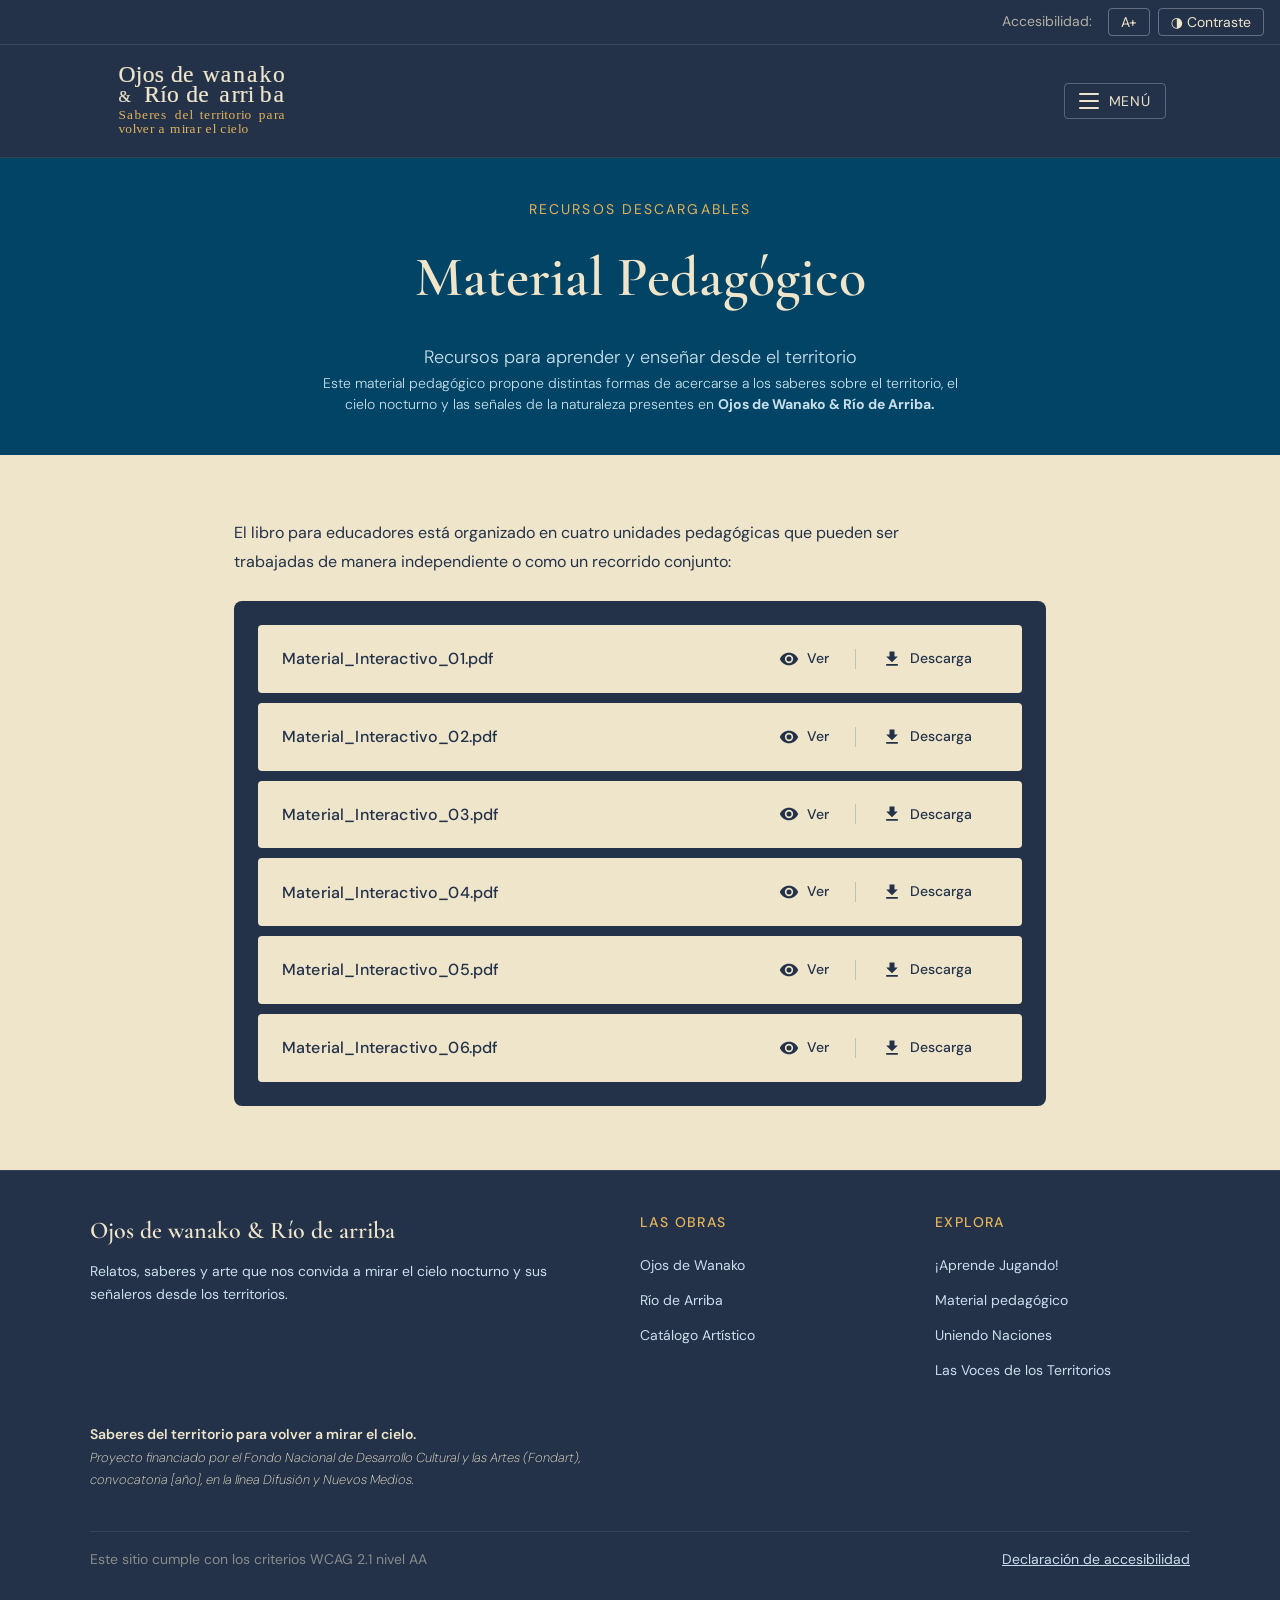
<file: material-pedagogico/index.html>
<!DOCTYPE html>
<html lang="es">
<head>
  <meta charset="UTF-8">
  <meta name="viewport" content="width=device-width, initial-scale=1.0">
  <title>Material Interactivo — Ojos de Wanako</title>
  <meta name="description" content="Materiales interactivos descargables sobre la tradición oral andina y la observación del cielo nocturno.">

  <link rel="preconnect" href="https://fonts.googleapis.com">
  <link rel="preconnect" href="https://fonts.gstatic.com" crossorigin>
  <link href="https://fonts.googleapis.com/css2?family=Cormorant+Garamond:ital,wght@0,400;0,600;1,400&family=DM+Sans:wght@300;400;500&display=swap" rel="stylesheet">

  <link rel="stylesheet" href="../styles.css">

  <style>
    /* ============================================================
       ESTILOS ESPECÍFICOS DE MATERIAL INTERACTIVO
    ============================================================ */

    /* Contenedor de la lista de materiales */
    .materials-container {
      max-width: 860px;
      margin: 0 auto;
      padding: var(--space-xl) var(--space-md);
    }

    /* Panel oscuro que envuelve la lista — igual que en la maqueta */
    .materials-panel {
      background: var(--bg-dark);
      border-radius: var(--radius-lg);
      padding: var(--space-md);
      display: flex;
      flex-direction: column;
      gap: 10px;
    }

    /* Fila de cada material */
    .material-row {
      background: var(--color-crema);
      border-radius: var(--radius);
      display: grid;
      grid-template-columns: 1fr auto auto;
      align-items: center;
      gap: var(--space-sm);
      padding: var(--space-sm) var(--space-md);
      transition: background var(--transition);
    }

    .material-row:hover {
      background: #f5dca8; /* crema ligeramente más cálido al hover */
    }

    /* Nombre del archivo */
    .material-name {
      font-family: var(--font-body);
      font-size: var(--font-size-base);
      font-weight: 500;
      color: var(--color-azul-noche);
      letter-spacing: 0.01em;
      /* Truncar si es muy largo */
      white-space: nowrap;
      overflow: hidden;
      text-overflow: ellipsis;
    }

    /* Botones de acción */
    .material-actions {
      display: flex;
      gap: var(--space-sm);
      align-items: center;
      flex-shrink: 0;
    }

    .material-btn {
      display: inline-flex;
      align-items: center;
      gap: 8px;
      font-family: var(--font-body);
      font-size: var(--font-size-sm);
      font-weight: 500;
      color: var(--color-azul-noche);
      background: transparent;
      border: none;
      cursor: pointer;
      text-decoration: none;
      padding: 6px 10px;
      border-radius: var(--radius);
      transition: background var(--transition), color var(--transition);
      white-space: nowrap;
    }

    .material-btn:hover {
      background: rgba(1, 68, 102, 0.1);
      color: var(--color-azul-mar);
    }

    /* Íconos SVG dentro de los botones */
    .material-btn svg {
      width: 20px;
      height: 20px;
      flex-shrink: 0;
      fill: currentColor;
    }

    /* Separador vertical entre botones */
    .material-divider {
      width: 1px;
      height: 20px;
      background: rgba(1, 68, 102, 0.2);
      flex-shrink: 0;
    }

    /* Estado vacío — cuando no hay archivos aún */
    .materials-empty {
      text-align: center;
      padding: var(--space-xl) var(--space-md);
      color: var(--color-celeste);
      font-size: var(--font-size-base);
    }

    /* ============================================================
       RESPONSIVE
    ============================================================ */
    @media (max-width: 600px) {
      .material-row {
        grid-template-columns: 1fr;
        gap: var(--space-xs);
      }

      .material-actions {
        justify-content: flex-end;
      }

      .material-name {
        white-space: normal;
        word-break: break-word;
      }
    }
  </style>
</head>
<body>

  <a href="#contenido-principal" class="skip-link">Saltar al contenido principal</a>

  <div class="nav-overlay" id="nav-overlay" aria-hidden="true" onclick="closeMenu()"></div>

  <div role="region" aria-label="Opciones de accesibilidad" class="a11y-bar">
    <span class="a11y-bar__label" aria-hidden="true">Accesibilidad:</span>
    <button class="a11y-btn" id="btn-texto" aria-pressed="false" aria-label="Aumentar tamaño del texto" onclick="toggleTextSize()">A+</button>
    <button class="a11y-btn" id="btn-contraste" aria-pressed="false" aria-label="Activar modo de alto contraste" onclick="toggleContrast()">◑ Contraste</button>
  </div>

  <header class="site-header" role="banner">
    <nav class="nav-container" aria-label="Navegación principal">

      <a href="../" class="site-logo">
      <img src="../assets/img/logo2.svg" alt="Ojos de Wanako y Río de Arriba, ir al inicio" class="site-logo__img">
      </a>
      
      <button class="nav-toggle" id="nav-toggle" aria-controls="nav-menu" aria-expanded="false" aria-label="Abrir menú de navegación" onclick="toggleMenu()">
        <span class="hamburger-icon" aria-hidden="true">
          <span></span><span></span><span></span>
        </span>
        <span class="nav-toggle__label">Menú</span>
      </button>
      <ul class="nav-menu" id="nav-menu" role="list">
        <li><a href="../">Inicio</a></li>
        <li><a href="../ojos-de-wanako/">Ojos de Wanako</a></li>
        <li><a href="../rio-de-arriba/">Río de Arriba</a></li>
        <li><a href="../material-pedagogico/" aria-current="page">Material Pedagógico</a></li>
        <li><a href="../aprende-jugando/">¡Aprende Jugando!</a></li>
        <li><a href="../uniendo-naciones/">Uniendo Naciones</a></li>
        <li><a href="./voces-territorio">Las Voces de los Territorios</a></li>
        <li><a href="../catalogo-artistico/">Catálogo Artístico</a></li>

      </ul>
    </nav>
  </header>

  <main id="contenido-principal" tabindex="-1">

    <header class="page-header">
      <div class="page-header__container">
        <p class="page-header__eyebrow">Recursos descargables</p>
        <!-- El título está en minúsculas en el HTML.
             El CSS aplica text-transform:uppercase visualmente.
             Así el lector de pantalla lo pronuncia como palabra,
             no lo deletrea letra a letra. -->
        <h1 class="page-header__title page-header__title--caps">Material Pedagógico</h1>
        <p class="page-header__description_title">
          Recursos para aprender y enseñar desde el territorio
        </p>
        <p class="page-header__description">
          Este material pedagógico propone distintas formas de acercarse a los saberes sobre
          el territorio, el cielo nocturno y las señales de la naturaleza presentes en <b>Ojos de Wanako & Río de Arriba. </b>

        </p>
      </div>
    </header>

    <section class="materials-container" aria-labelledby="materiales-titulo">
      <p class="section__body">
          El libro para educadores está organizado en cuatro unidades pedagógicas 
          que pueden ser trabajadas de manera independiente o como un recorrido conjunto:
      </p>
      <h2 id="materiales-titulo" class="sr-only">Lista de materiales disponibles</h2>

      <div class="materials-panel" id="materials-panel">
        <!-- Generado por JavaScript — ver array "materiales" más abajo -->
      </div>
    </section>

  </main>

  <footer class="site-footer" role="contentinfo">
    <div class="footer-container">
      <div>
        <p class="footer__brand">Ojos de wanako & Río de arriba </p>
        <p class="footer__tagline">Relatos, saberes y arte que nos convida a mirar el cielo nocturno y sus señaleros desde los territorios.</p>
      </div>
      <nav aria-label="Las obras">
        <h2 class="footer__heading">Las obras</h2>
        <ul class="footer__links" role="list">
          <li><a href="../ojos-de-wanako/">Ojos de Wanako</a></li>
          <li><a href="../rio-de-arriba/">Río de Arriba</a></li>
          <li><a href="../catalogo-artistico/">Catálogo Artístico</a></li>
        </ul>
      </nav>
      <nav aria-label="Explora">
        <h2 class="footer__heading">Explora</h2>
        <ul class="footer__links" role="list">
          <li><a href="../aprende-jugando/">¡Aprende Jugando!</a></li>
          <li><a href="../material-pedagogico/">Material pedagógico</a></li>
          <li><a href="../uniendo-naciones/">Uniendo Naciones</a></li>
          <li><a href="../voces-territorio">Las Voces de los Territorios</a></li>
        </ul>
      </nav>
      <div>
        <p class="footer_detail_t">
          Saberes del territorio para volver a mirar el cielo. 
        </p>
        <p class="footer_detail"> 
          Proyecto financiado por el Fondo Nacional de Desarrollo
          Cultural y las Artes (Fondart), convocatoria [año], en la
          línea Difusión y Nuevos Medios.
        </p>   

      </div>
    </div>
    <div class="footer__bottom">
      
      <p>Este sitio cumple con los criterios WCAG 2.1 nivel AA</p>
      <a href="./accesibilidad/">Declaración de accesibilidad</a>
    </div>
  </footer>

  <script>
    /* ============================================================
       LISTA DE MATERIALES
       👉 Reemplaza los nombres y rutas con los archivos reales.
          Cada objeto tiene:
          - nombre:     texto que se muestra en la fila
          - archivo:    ruta al PDF dentro de ../assets/
          - descripcion: texto alternativo para el lector de pantalla
    ============================================================ */
    const materiales = [
      {
        nombre:      "Material_Interactivo_01.pdf",
        archivo:     "../assets/material-interactivo-01.pdf",
        descripcion: "Material Interactivo número 1"
      },
      {
        nombre:      "Material_Interactivo_02.pdf",
        archivo:     "../assets/material-interactivo-02.pdf",
        descripcion: "Material Interactivo número 2"
      },
      {
        nombre:      "Material_Interactivo_03.pdf",
        archivo:     "../assets/material-interactivo-03.pdf",
        descripcion: "Material Interactivo número 3"
      },
      {
        nombre:      "Material_Interactivo_04.pdf",
        archivo:     "../assets/material-interactivo-04.pdf",
        descripcion: "Material Interactivo número 4"
      },
      {
        nombre:      "Material_Interactivo_05.pdf",
        archivo:     "../assets/material-interactivo-05.pdf",
        descripcion: "Material Interactivo número 5"
      },
      {
        nombre:      "Material_Interactivo_06.pdf",
        archivo:     "../assets/material-interactivo-06.pdf",
        descripcion: "Material Interactivo número 6"
      },
    ];

    /* ============================================================
       ÍCONOS SVG
       aria-hidden="true" en todos — el texto del botón
       ya describe la acción al lector de pantalla.
    ============================================================ */
    const iconoVer = `
      <svg viewBox="0 0 24 24" aria-hidden="true" focusable="false">
        <path d="M12 4.5C7 4.5 2.73 7.61 1 12c1.73 4.39 6 7.5 11 7.5s9.27-3.11 11-7.5c-1.73-4.39-6-7.5-11-7.5zm0 12.5a5 5 0 1 1 0-10 5 5 0 0 1 0 10zm0-8a3 3 0 1 0 0 6 3 3 0 0 0 0-6z"/>
      </svg>`;

    const iconoDescarga = `
      <svg viewBox="0 0 24 24" aria-hidden="true" focusable="false">
        <path d="M19 9h-4V3H9v6H5l7 7 7-7zm-14 9v2h14v-2H5z"/>
      </svg>`;

    /* ============================================================
       CONSTRUIR LA LISTA
    ============================================================ */
    function buildMaterialsList() {
      const panel = document.getElementById('materials-panel');

      if (materiales.length === 0) {
        panel.innerHTML = `<p class="materials-empty">Los materiales estarán disponibles próximamente.</p>`;
        return;
      }

      materiales.forEach(mat => {
        const row = document.createElement('div');
        row.className = 'material-row';

        row.innerHTML = `
          <span class="material-name">${mat.nombre}</span>
          <div class="material-actions">
            <!-- ✅ aria-label incluye el nombre del archivo:
                 el lector dice "Ver Material_Interactivo_01.pdf, enlace"
                 en vez de solo "Ver, enlace" -->
            <a
              href="${mat.archivo}"
              target="_blank"
              rel="noopener noreferrer"
              class="material-btn"
              aria-label="Ver ${mat.descripcion} (se abre en nueva pestaña)"
            >
              ${iconoVer}
              Ver
            </a>
            <div class="material-divider" aria-hidden="true"></div>
            <a
              href="${mat.archivo}"
              download
              class="material-btn"
              aria-label="Descargar ${mat.descripcion}"
            >
              ${iconoDescarga}
              Descarga
            </a>
          </div>
        `;

        panel.appendChild(row);
      });
    }

    /* ============================================================
       NAVEGACIÓN
    ============================================================ */
    function toggleMenu() {
      const menu    = document.getElementById('nav-menu');
      const toggle  = document.getElementById('nav-toggle');
      const overlay = document.getElementById('nav-overlay');
      const isOpen  = menu.classList.toggle('is-open');
      overlay.classList.toggle('is-open', isOpen);
      toggle.setAttribute('aria-expanded', isOpen);
      toggle.setAttribute('aria-label', isOpen ? 'Cerrar menú de navegación' : 'Abrir menú de navegación');
    }

    function closeMenu() {
      const menu    = document.getElementById('nav-menu');
      const toggle  = document.getElementById('nav-toggle');
      const overlay = document.getElementById('nav-overlay');
      menu.classList.remove('is-open');
      overlay.classList.remove('is-open');
      toggle.setAttribute('aria-expanded', 'false');
      toggle.setAttribute('aria-label', 'Abrir menú de navegación');
    }

    document.addEventListener('keydown', e => { if (e.key === 'Escape') closeMenu(); });

    /* ============================================================
       ACCESIBILIDAD — tamaño de texto y contraste
    ============================================================ */
    const textSizes = ['', 'text-large', 'text-xlarge'];
    let textIndex = 0;

    function toggleTextSize() {
      const html = document.documentElement;
      const btn  = document.getElementById('btn-texto');
      if (textSizes[textIndex]) html.classList.remove(textSizes[textIndex]);
      textIndex = (textIndex + 1) % textSizes.length;
      if (textSizes[textIndex]) html.classList.add(textSizes[textIndex]);
      btn.setAttribute('aria-pressed', textIndex !== 0);
      localStorage.setItem('textSize', textIndex);
    }

    function toggleContrast() {
      const isOn = document.body.classList.toggle('high-contrast');
      document.getElementById('btn-contraste').setAttribute('aria-pressed', isOn);
      localStorage.setItem('highContrast', isOn);
    }

    (function restorePreferences() {
      const savedText     = localStorage.getItem('textSize');
      const savedContrast = localStorage.getItem('highContrast');
      if (savedText && savedText !== '0') {
        textIndex = parseInt(savedText);
        if (textSizes[textIndex]) {
          document.documentElement.classList.add(textSizes[textIndex]);
          document.getElementById('btn-texto').setAttribute('aria-pressed', 'true');
        }
      }
      if (savedContrast === 'true') {
        document.body.classList.add('high-contrast');
        document.getElementById('btn-contraste').setAttribute('aria-pressed', 'true');
      }
    })();

    /* Inicializar */
    buildMaterialsList();
  </script>

</body>
</html>
</file>
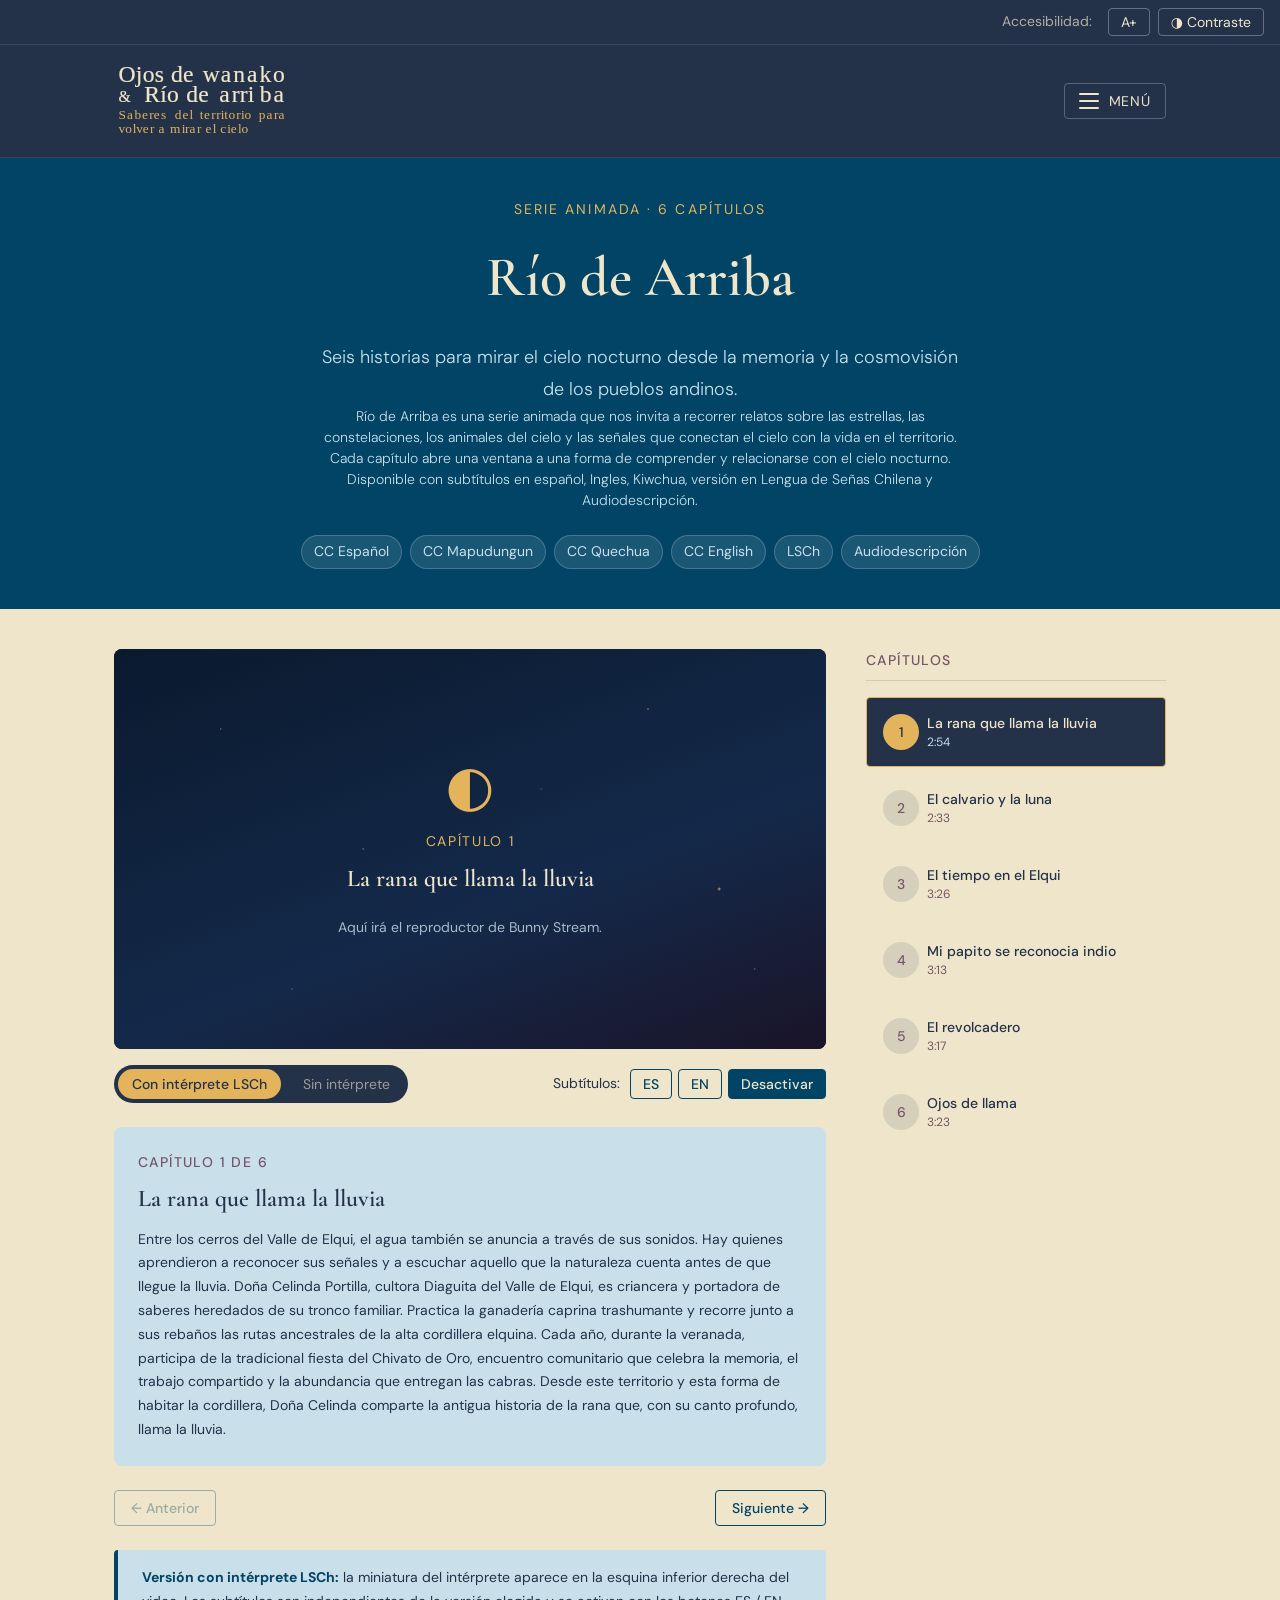
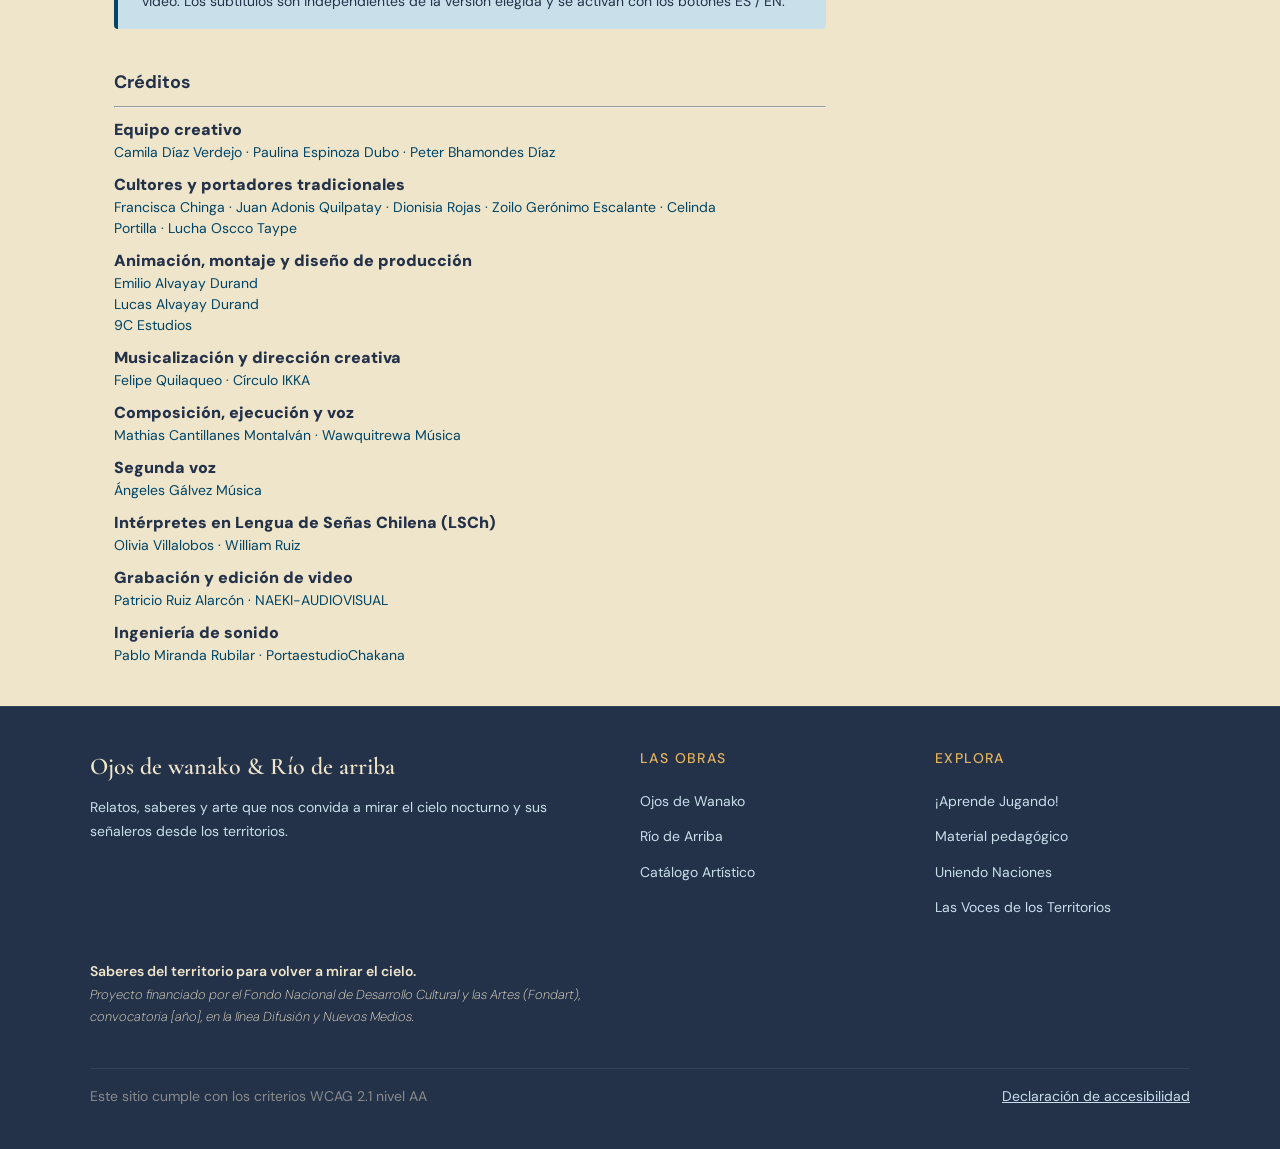
<file: rio-de-arriba/index.html>
<!DOCTYPE html>
<html lang="es">
<head>
  <meta charset="UTF-8">
  <meta name="viewport" content="width=device-width, initial-scale=1.0">
  <title>Río de Arriba — Serie animada | Ojos de Wanako</title>
  <meta name="description" content="Serie animada en 7 capítulos sobre la tradición oral andina y el cielo nocturno. Con subtítulos en español e inglés y versión en Lengua de Señas Chilena.">
  <meta property="og:title" content="Río de Arriba — Serie animada">
  <meta property="og:description" content="7 capítulos animados sobre la cosmovisión andina. Con subtítulos y Lengua de Señas Chilena.">
  <meta property="og:type" content="website">

  <link rel="preconnect" href="https://fonts.googleapis.com">
  <link rel="preconnect" href="https://fonts.gstatic.com" crossorigin>
  <link href="https://fonts.googleapis.com/css2?family=Cormorant+Garamond:ital,wght@0,400;0,600;1,400&family=DM+Sans:wght@300;400;500&display=swap" rel="stylesheet">

  <!-- Hoja de estilos compartida — un nivel arriba -->
  <link rel="stylesheet" href="../styles.css">

  <style>
    /* ============================================================
       ESTILOS ESPECÍFICOS DE RÍO DE ARRIBA
       Solo lo que es único de esta página.
       Todo lo compartido está en ../styles.css
    ============================================================ */

    .serie-layout {
      max-width: var(--max-width);
      margin: 0 auto;
      padding: var(--space-lg) var(--space-md);
      display: grid;
      grid-template-columns: 1fr 300px;
      gap: var(--space-lg);
      align-items: start;
    }

    /* REPRODUCTOR */
    .player-wrap {
      background: #0a1520;
      border-radius: var(--radius-lg);
      overflow: hidden;
      position: relative;
      aspect-ratio: 16/9;
      margin-bottom: var(--space-sm);
    }

    .player-placeholder {
      width: 100%;
      height: 100%;
      display: flex;
      flex-direction: column;
      align-items: center;
      justify-content: center;
      background: linear-gradient(160deg, #0a1a2e 0%, #14294a 60%, #1a1428 100%);
      position: relative;
      overflow: hidden;
      color: var(--color-crema);
      text-align: center;
      padding: var(--space-md);
    }

    .player-placeholder::before {
      content: '';
      position: absolute;
      inset: 0;
      background-image:
        radial-gradient(1px 1px at 15% 20%, rgba(228,180,92,.8) 0%, transparent 100%),
        radial-gradient(1.5px 1.5px at 75% 15%, rgba(228,180,92,.6) 0%, transparent 100%),
        radial-gradient(1px 1px at 45% 70%, rgba(201,224,235,.7) 0%, transparent 100%),
        radial-gradient(2px 2px at 85% 60%, rgba(228,180,92,.9) 0%, transparent 100%),
        radial-gradient(1px 1px at 25% 85%, rgba(201,224,235,.5) 0%, transparent 100%),
        radial-gradient(1px 1px at 60% 35%, rgba(238,229,202,.4) 0%, transparent 100%),
        radial-gradient(1.5px 1.5px at 35% 50%, rgba(228,180,92,.5) 0%, transparent 100%),
        radial-gradient(1px 1px at 90% 80%, rgba(201,224,235,.6) 0%, transparent 100%);
      pointer-events: none;
    }

    .player-placeholder__symbol { font-size: 3.5rem; line-height: 1; margin-bottom: var(--space-sm); color: var(--color-dorado); position: relative; z-index: 1; }
    .player-placeholder__cap { font-size: var(--font-size-sm); letter-spacing: 0.12em; text-transform: uppercase; color: var(--color-dorado); margin-bottom: 6px; position: relative; z-index: 1; }
    .player-placeholder__title { font-family: var(--font-display); font-size: var(--font-size-xl); font-weight: 600; color: var(--color-crema); margin-bottom: var(--space-sm); position: relative; z-index: 1; }
    .player-placeholder__note { font-size: var(--font-size-sm); color: var(--color-celeste); opacity: .8; position: relative; z-index: 1; max-width: 320px; }

    /* CONTROLES */
    .player-controls {
      display: flex;
      align-items: center;
      justify-content: space-between;
      flex-wrap: wrap;
      gap: var(--space-sm);
      margin-bottom: var(--space-md);
    }

    .version-toggle { display: flex; align-items: center; gap: 8px; background: var(--bg-dark); border-radius: 20px; padding: 4px; }

    .version-btn {
      font-family: var(--font-body);
      font-size: var(--font-size-sm);
      padding: 6px 14px;
      border-radius: 16px;
      border: none;
      cursor: pointer;
      transition: background var(--transition), color var(--transition);
      background: transparent;
      color: rgba(238,229,202,.6);
      white-space: nowrap;
    }

    .version-btn.active { background: var(--color-dorado); color: var(--color-azul-noche); font-weight: 500; }

    .subtitle-controls { display: flex; align-items: center; gap: 6px; }
    .subtitle-label { font-size: var(--font-size-sm); color: var(--text-primary); margin-right: 4px; }

    .sub-btn {
      font-family: var(--font-body);
      font-size: var(--font-size-sm);
      font-weight: 500;
      padding: 5px 12px;
      border-radius: var(--radius);
      border: 1.5px solid var(--color-azul-mar);
      background: transparent;
      color: var(--color-azul-mar);
      cursor: pointer;
      transition: background var(--transition), color var(--transition);
    }

    .sub-btn:hover { background: var(--color-azul-mar); color: var(--color-crema); }
    .sub-btn.active { background: var(--color-azul-mar); color: var(--color-crema); }
    body.high-contrast .sub-btn { border-color: var(--text-primary); color: var(--text-primary); }
    body.high-contrast .sub-btn.active { background: var(--text-accent); color: #000; border-color: var(--text-accent); }

    /* INFO CAPÍTULO */
    .chapter-info { background: var(--bg-secondary); border-radius: var(--radius-lg); padding: var(--space-md); margin-bottom: var(--space-md); }
    .chapter-info__num { font-size: var(--font-size-sm); font-weight: 500; letter-spacing: 0.1em; text-transform: uppercase; color: var(--color-ciruela); margin-bottom: 4px; }
    .chapter-info__title { font-family: var(--font-display); font-size: var(--font-size-xl); font-weight: 600; color: var(--text-primary); margin-bottom: var(--space-xs); }
    .chapter-info__desc { font-size: var(--font-size-sm); line-height: 1.7; color: var(--text-primary); }

    /* NAV CAPÍTULOS */
    .chapter-nav { display: flex; justify-content: space-between; gap: var(--space-sm); margin-bottom: var(--space-md); }

    .chapter-nav-btn {
      font-family: var(--font-body);
      font-size: var(--font-size-sm);
      font-weight: 500;
      padding: 8px 16px;
      border-radius: var(--radius);
      border: 1.5px solid var(--color-azul-mar);
      background: transparent;
      color: var(--color-azul-mar);
      cursor: pointer;
      transition: background var(--transition), color var(--transition);
    }

    .chapter-nav-btn:hover { background: var(--color-azul-mar); color: var(--color-crema); }
    .chapter-nav-btn:disabled { opacity: .35; cursor: not-allowed; }
    .chapter-nav-btn:disabled:hover { background: transparent; color: var(--color-azul-mar); }

    /* SIDEBAR */
    .chapters-sidebar { position: sticky; top: 80px; }
    .sidebar-heading { font-size: var(--font-size-sm); font-weight: 500; letter-spacing: 0.1em; text-transform: uppercase; color: var(--text-muted); margin-bottom: var(--space-sm); padding-bottom: var(--space-xs); border-bottom: 1px solid rgba(35,49,73,.15); }
    .chapters-list { list-style: none; display: flex; flex-direction: column; gap: 6px; }
    .chapter-item { border-radius: var(--radius); overflow: hidden; }

    .chapter-btn {
      width: 100%;
      text-align: left;
      background: transparent;
      border: 1.5px solid transparent;
      border-radius: var(--radius);
      padding: var(--space-sm);
      cursor: pointer;
      display: grid;
      grid-template-columns: 36px 1fr;
      gap: var(--space-xs);
      align-items: center;
      transition: background var(--transition), border-color var(--transition);
      font-family: var(--font-body);
    }

    .chapter-btn:hover { background: var(--bg-secondary); border-color: var(--color-celeste); }
    .chapter-btn[aria-current="true"] { background: var(--bg-dark); border-color: var(--color-dorado); }

    .chapter-btn__num {
      width: 36px; height: 36px; border-radius: 50%;
      background: rgba(35,49,73,.12);
      display: flex; align-items: center; justify-content: center;
      font-size: var(--font-size-sm); font-weight: 500; color: var(--text-muted);
      flex-shrink: 0;
      transition: background var(--transition), color var(--transition);
    }

    .chapter-btn[aria-current="true"] .chapter-btn__num { background: var(--color-dorado); color: var(--color-azul-noche); }
    .chapter-btn__info { min-width: 0; }
    .chapter-btn__title { font-size: var(--font-size-sm); font-weight: 500; color: var(--text-primary); display: block; white-space: nowrap; overflow: hidden; text-overflow: ellipsis; }
    .chapter-btn[aria-current="true"] .chapter-btn__title { color: var(--color-crema); }
    .chapter-btn__duration { font-size: .75rem; color: var(--text-muted); display: block; margin-top: 2px; }
    .chapter-btn[aria-current="true"] .chapter-btn__duration { color: var(--color-celeste); }

    @media (max-width: 900px) {
      .serie-layout { grid-template-columns: 1fr; }
      .chapters-sidebar { position: static; order: -1; }
      .chapters-list { display: grid; grid-template-columns: repeat(auto-fill, minmax(160px, 1fr)); gap: 6px; }
    }

    @media (max-width: 600px) {
      .player-controls { flex-direction: column; align-items: flex-start; }
    }
  </style>
</head>
<body>

  <a href="#contenido-principal" class="skip-link">Saltar al contenido principal</a>

  <div role="region" aria-label="Opciones de accesibilidad" class="a11y-bar">
    <span class="a11y-bar__label" aria-hidden="true">Accesibilidad:</span>
    <button class="a11y-btn" id="btn-texto" aria-pressed="false" aria-label="Aumentar tamaño del texto" onclick="toggleTextSize()">A+</button>
    <button class="a11y-btn" id="btn-contraste" aria-pressed="false" aria-label="Activar modo de alto contraste" onclick="toggleContrast()">◑ Contraste</button>
  </div>

  <div class="nav-overlay" id="nav-overlay" aria-hidden="true" onclick="closeMenu()"></div>

  <header class="site-header" role="banner">
    <nav class="nav-container" aria-label="Navegación principal">

      <a href="../" class="site-logo">
      <img src="../assets/img/logo2.svg" alt="Ojos de Wanako y Río de Arriba, ir al inicio" class="site-logo__img">
      </a>

      <button class="nav-toggle" id="nav-toggle" aria-controls="nav-menu" aria-expanded="false" aria-label="Abrir menú de navegación" onclick="toggleMenu()">
        <span class="hamburger-icon" aria-hidden="true">
          <span></span><span></span><span></span>
        </span>
        <span class="nav-toggle__label">Menú</span>
      </button>
      <ul class="nav-menu" id="nav-menu" role="list">
        <li><a href="../">Inicio</a></li>
        <li><a href="../ojos-de-wanako/">Ojos de Wanako</a></li>
        <li><a href="../rio-de-arriba/" aria-current="page">Río de Arriba</a></li>
        <li><a href="../material-pedagogico/">Material Pedagógico</a></li>
        <li><a href="../aprende-jugando/">¡Aprende Jugando!</a></li>
        <li><a href="../uniendo-naciones/">Uniendo Naciones</a></li>
        <li><a href="../voces-territorios/">Las Voces de los Territorios</a></li>
        <li><a href="../catalogo-artistico/">Catálogo Artístico</a></li>
        
      </ul>
    </nav>
  </header>

  <main id="contenido-principal" tabindex="-1">

    <header class="page-header">
      <div class="page-header__container">
        <p class="page-header__eyebrow">Serie animada · 6 capítulos</p>
        <h1 class="page-header__title">Río de Arriba</h1>
        <p class="page-header__description_title">
          Seis historias para mirar el cielo nocturno desde la memoria y la cosmovisión de los pueblos andinos.
        </p>
        <p class="page-header__description">
          Río de Arriba es una serie animada que nos invita a recorrer relatos sobre las estrellas, las constelaciones, los animales del cielo y las señales que conectan el cielo con la vida en el territorio.
          Cada capítulo abre una ventana a una forma de comprender y relacionarse con el cielo nocturno.
          Disponible con subtítulos en español, Ingles, Kiwchua, versión en Lengua de Señas Chilena y Audiodescripción.
        </p>

        <div class="a11y-badges" aria-label="Opciones de accesibilidad disponibles">
          <span class="a11y-badge">CC Español</span>
          <span class="a11y-badge">CC Mapudungun</span>
          <span class="a11y-badge">CC Quechua</span>
          <span class="a11y-badge">CC English</span>
          <span class="a11y-badge">LSCh</span>
          <span class="a11y-badge">Audiodescripción</span>
        </div>
      </div>
    </header>

    <span class="sr-only" id="player-announcer" aria-live="polite" aria-atomic="true"></span>

    <div class="serie-layout">

      <section aria-labelledby="player-section-title">
        <h2 id="player-section-title" class="sr-only">Reproductor de video</h2>

        <div class="player-wrap" role="region" aria-label="Reproductor de video Río de Arriba">
          <!--
             INTEGRACIÓN BUNNY STREAM:
            Reemplazar .player-placeholder por el iframe de Bunny.

            Versión LSCh:
            <iframe id="iframe-lsch" style="width:100%;height:100%;border:none"
              src="https://iframe.mediadelivery.net/embed/TU_LIBRARY_ID/VIDEO_ID?autoplay=false"
              allow="accelerometer;gyroscope;autoplay;encrypted-media;picture-in-picture"
              allowfullscreen></iframe>

            Versión limpia (ocultar con display:none, mostrar con JS al cambiar):
            <iframe id="iframe-limpia" style="width:100%;height:100%;border:none;display:none"
              src="https://iframe.mediadelivery.net/embed/TU_LIBRARY_ID/VIDEO_ID_LIMPIO?autoplay=false"
              allow="accelerometer;gyroscope;autoplay;encrypted-media;picture-in-picture"
              allowfullscreen></iframe>

            Subir subtítulos .vtt ver como subirlos el panel de Bunny Stream.
          -->
          <div class="player-placeholder" aria-hidden="true">
            <div class="player-placeholder__symbol">◐</div>
            <p class="player-placeholder__cap" id="player-cap-label">Capítulo 1</p>
            <p class="player-placeholder__title" id="player-title-label">El primer río de estrellas</p>
            <p class="player-placeholder__note">Aquí irá el reproductor de Bunny Stream.</p>
          </div>
        </div>

        <div class="player-controls">
          <div role="group" aria-label="Versión del video">
            <div class="version-toggle">
              <button class="version-btn active" id="btn-version-lsch" aria-pressed="true" onclick="setVersion('lsch')">Con intérprete LSCh</button>
              <button class="version-btn" id="btn-version-limpia" aria-pressed="false" onclick="setVersion('limpia')">Sin intérprete</button>
            </div>
          </div>
          <div class="subtitle-controls" role="group" aria-label="Subtítulos">
            <span class="subtitle-label" aria-hidden="true">Subtítulos:</span>
            <button class="sub-btn" id="sub-es" aria-pressed="false" onclick="setSubtitle('es')" aria-label="Activar subtítulos en español">ES</button>
            <button class="sub-btn" id="sub-en" aria-pressed="false" onclick="setSubtitle('en')" aria-label="Activar subtítulos en inglés">EN</button>
            <button class="sub-btn active" id="sub-off" aria-pressed="true" onclick="setSubtitle('off')" aria-label="Desactivar subtítulos">Desactivar</button>
          </div>
        </div>

        <div class="chapter-info" aria-live="polite" aria-atomic="true">
          <p class="chapter-info__num" id="info-num">Capítulo 1 de 7</p>
          <h2 class="chapter-info__title" id="info-title">El primer río de estrellas</h2>
          <p class="chapter-info__desc" id="info-desc">El origen del nombre "Río de Arriba" y la primera vez que los pastores andinos miraron hacia el cielo y vieron un río de luz atravesando la noche.</p>
        </div>

        <nav class="chapter-nav" aria-label="Navegación entre capítulos">
          <button class="chapter-nav-btn" id="btn-prev" onclick="prevChapter()" disabled aria-label="Capítulo anterior">← Anterior</button>
          <button class="chapter-nav-btn" id="btn-next" onclick="nextChapter()" aria-label="Capítulo siguiente">Siguiente →</button>
        </nav>

        <div class="a11y-note">
          <strong>Versión con intérprete LSCh:</strong> la miniatura del intérprete aparece en la esquina inferior derecha del video. Los subtítulos son independientes de la versión elegida y se activan con los botones ES / EN.
        </div>
      </section>

      <aside aria-labelledby="chapters-heading">
        <h2 class="sidebar-heading" id="chapters-heading">Capítulos</h2>
        <ul class="chapters-list" role="list" id="chapters-list"></ul>
      </aside>


      <div class="credits">
        <p class="credits_title">
          Créditos
        </p>
        <hr>

        <p class="credits_subtitle">
          Equipo creativo
        </p>
        <p class="credits_text">
          Camila Díaz Verdejo · Paulina Espinoza Dubo · Peter Bhamondes Díaz
        </p>

         <p class="credits_subtitle">
          Cultores y portadores tradicionales
        </p>
        <p class="credits_text">
          Francisca Chinga · Juan Adonis Quilpatay · Dionisia Rojas · Zoilo Gerónimo Escalante · Celinda Portilla · Lucha Oscco Taype
        </p>

        <p class="credits_subtitle">
          Animación, montaje y diseño de producción
        </p>
        <p class="credits_text">
          Emilio Alvayay Durand </br>
          Lucas Alvayay Durand  </br>
          9C Estudios

        <p class="credits_subtitle">
          Musicalización y dirección creativa
        </p>
        <p class="credits_text">
          Felipe Quilaqueo · Círculo IKKA
        </p>

        <p class="credits_subtitle">
          Composición, ejecución y voz
        </p>
        <p class="credits_text">
          Mathias Cantillanes Montalván · Wawquitrewa Música
        </p>

        <p class="credits_subtitle">
          Segunda voz
        </p>
        <p class="credits_text">
          Ángeles Gálvez Música
        </p>
        
        <p class="credits_subtitle">
          Intérpretes en Lengua de Señas Chilena (LSCh)
        </p>
        <p class="credits_text">
          Olivia Villalobos · William Ruiz
        </p>

        <p class="credits_subtitle">
          Grabación y edición de video
        </p>
        <p class="credits_text">
          Patricio Ruiz Alarcón · NAEKI-AUDIOVISUAL
        </p>

        <p class="credits_subtitle">
          Ingeniería de sonido
        </p>
        <p class="credits_text">
          Pablo Miranda Rubilar · PortaestudioChakana
        </p>

        

      </div>

    </div>
  </main>

  <footer class="site-footer" role="contentinfo">
    <div class="footer-container">
      <div>
        <p class="footer__brand">Ojos de wanako & Río de arriba </p>
        <p class="footer__tagline">Relatos, saberes y arte que nos convida a mirar el cielo nocturno y sus señaleros desde los territorios.</p>
      </div>
      <nav aria-label="Las obras">
        <h2 class="footer__heading">Las obras</h2>
        <ul class="footer__links" role="list">
          <li><a href="../ojos-de-wanako/">Ojos de Wanako</a></li>
          <li><a href="../rio-de-arriba/">Río de Arriba</a></li>
          <li><a href="../catalogo-artistico/">Catálogo Artístico</a></li>
        </ul>
      </nav>
      <nav aria-label="Explora">
        <h2 class="footer__heading">Explora</h2>
        <ul class="footer__links" role="list">
          <li><a href="../aprende-jugando/">¡Aprende Jugando!</a></li>
          <li><a href="../material-pedagogico/">Material pedagógico</a></li>
          <li><a href="../uniendo-naciones/">Uniendo Naciones</a></li>
          <li><a href="../voces-territorio">Las Voces de los Territorios</a></li>
        </ul>
      </nav>
      <div>
        <p class="footer_detail_t">
          Saberes del territorio para volver a mirar el cielo. 
        </p>
        <p class="footer_detail"> 
          Proyecto financiado por el Fondo Nacional de Desarrollo
          Cultural y las Artes (Fondart), convocatoria [año], en la
          línea Difusión y Nuevos Medios.
        </p>   

      </div>
    </div>
    <div class="footer__bottom">
      
      <p>Este sitio cumple con los criterios WCAG 2.1 nivel AA</p>
      <a href="./accesibilidad/">Declaración de accesibilidad</a>
    </div>
  </footer>

  <script>
    const capitulos = [
      { num:1, titulo:"La rana que llama la lluvia",   duracion:"2:54", descripcion:"Entre los cerros del Valle de Elqui, el agua también se anuncia a través de sus sonidos. Hay quienes aprendieron a reconocer sus señales y a escuchar aquello que la naturaleza cuenta antes de que llegue la lluvia. Doña Celinda Portilla, cultora Diaguita del Valle de Elqui, es criancera y portadora de saberes heredados de su tronco familiar. Practica la ganadería caprina trashumante y recorre junto a sus rebaños las rutas ancestrales de la alta cordillera elquina. Cada año, durante la veranada, participa de la tradicional fiesta del Chivato de Oro, encuentro comunitario que celebra la memoria, el trabajo compartido y la abundancia que entregan las cabras. Desde este territorio y esta forma de habitar la cordillera, Doña Celinda comparte la antigua historia de la rana que, con su canto profundo, llama la lluvia." },
      { num:2, titulo:"El calvario y la luna",    duracion:"2:33", descripcion:"Entre los cerros del Valle de Elqui, hay lugares donde el paisaje guarda historias que atraviesan el tiempo. La luna, las piedras y las plantas también forman parte de una memoria que se transmite de generación en generación. Abuela Nicha, hierbatera y conocedora de saberes y secretos antiguos, trabaja junto a las plantas de remedio, los quiscos y las piedras milagrosas. Su conocimiento nace de una relación cercana con el territorio y con aquello que la naturaleza revela a quienes saben observar y escuchar." },
      { num:3, titulo:"⁠El tiempo en el Elqui",          duracion:"3:26", descripcion:"En el Valle de Elqui, mirar el cielo también es una forma de leer el territorio.  Las estrellas, los cerros y el río forman parte de un paisaje vivo, donde el tiempo se observa, se escucha y se siente. Don Juan, portador Diaguita y oriundo del pueblo de Diaguitas, comparte su mirada sobre el cielo nocturno: una observación que no es solo contemplación, sino también una forma de comunicación profunda con las estrellas, los cerros tutelares y el río que transmite las memorias del territorio. A través de su relato, descubrimos cómo el paisaje estrellado y la tierra se entrelazan con la vida, la memoria y el sentir de los Pueblos Originarios." },
      { num:4, titulo:"⁠Mi papito se reconocia indio", duracion:"3:13", descripcion:"En el Valle de Elqui, la noche de San Juan es una noche profunda y cargada de señales. Una noche en que el mundo cotidiano parece abrirse a otras dimensiones y en que las costumbres, los relatos y los saberes se encuentran con aquello que no siempre podemos ver. Abuela Pancha, cultora y sabedora Diaguita, hierbatera, componedora de huesos y meica tradicional, comparte en este capítulo un relato sobre sus costumbres y saberes en torno a esta noche mágica. A través de su testimonio, nos acercamos a una ritualidad que permanece viva en los territorios y que continúa floreciendo entre los Pueblos Originarios del Valle de Elqui." },
      { num:5, titulo:"⁠El revolcadero",     duracion:"3:17", descripcion:"En la alta cordillera, los caminos también guardan historias. Entre quebradas, cerros y huellas de animales, la memoria viaja de un lugar a otro a través de quienes conocen los senderos y saben escuchar lo que el territorio tiene para contar. Don Zoilo, cultor del Pueblo Colla, artesano, poeta y contrabandista de mensajes y recados que viajan entre quebradas y cerros, es portador de costumbres y saberes de la alta cordillera.  Sabedor de secretos y remedios que brotan desde las piedras, consejero y hombre de palabra, camina entre cerros tutelares compartiendo memorias, cantos y conocimientos de su pueblo. En esta ocasión, Don Zoilo comparte la historia del revolcadero de guanaco, un relato nacido en las huellas de la alta cordillera, donde la memoria, los cerros y los piños de animales se entrelazan con el caminar de los pueblos andinos." },
      { num:6, titulo:"⁠Ojos de llama",             duracion:"3:23", descripcion:"El cielo nocturno también guarda historias que viajan con los pueblos. Las estrellas y las constelaciones acompañan los caminos, las memorias y las formas de comprender el mundo que cada pueblo lleva consigo. Lucha, cultora y educadora tradicional del Pueblo Quechua, habita desde hace algunos años en el Valle de Elqui, trayendo consigo saberes, recuerdos y formas de mirar el cielo que enriquecen este territorio. En esta ocasión, Lucha comparte la historia andina de la Llama en el cielo y nos muestra cómo esta antigua narrativa también encuentra su lugar y respira bajo los cielos estrellados de la noche elquina." },
    ];

    let capActual = 0;

    function buildChapterList() {
      const list = document.getElementById('chapters-list');
      list.innerHTML = '';
      capitulos.forEach((cap, i) => {
        const li  = document.createElement('li');
        li.className = 'chapter-item';
        const btn = document.createElement('button');
        btn.className = 'chapter-btn';
        btn.setAttribute('aria-current', i === capActual ? 'true' : 'false');
        btn.setAttribute('aria-label', `Reproducir capítulo ${cap.num}: ${cap.titulo}`);
        btn.onclick = () => loadChapter(i);
        btn.innerHTML = `
          <div class="chapter-btn__num" aria-hidden="true">${cap.num}</div>
          <div class="chapter-btn__info">
            <span class="chapter-btn__title">${cap.titulo}</span>
            <span class="chapter-btn__duration">${cap.duracion}</span>
          </div>`;
        li.appendChild(btn);
        list.appendChild(li);
      });
    }

    function loadChapter(index) {
      capActual = index;
      const cap = capitulos[index];
      document.getElementById('info-num').textContent            = `Capítulo ${cap.num} de ${capitulos.length}`;
      document.getElementById('info-title').textContent          = cap.titulo;
      document.getElementById('info-desc').textContent           = cap.descripcion;
      document.getElementById('player-cap-label').textContent   = `Capítulo ${cap.num}`;
      document.getElementById('player-title-label').textContent = cap.titulo;
      document.getElementById('btn-prev').disabled = index === 0;
      document.getElementById('btn-next').disabled = index === capitulos.length - 1;
      document.getElementById('player-announcer').textContent =
        `Capítulo ${cap.num}: ${cap.titulo}. Duración ${cap.duracion}.`;
      buildChapterList();
    }

    function prevChapter() { if (capActual > 0) loadChapter(capActual - 1); }
    function nextChapter() { if (capActual < capitulos.length - 1) loadChapter(capActual + 1); }

    function setVersion(v) {
      document.getElementById('btn-version-lsch').setAttribute('aria-pressed',   v === 'lsch');
      document.getElementById('btn-version-limpia').setAttribute('aria-pressed',  v === 'limpia');
      document.getElementById('btn-version-lsch').classList.toggle('active',   v === 'lsch');
      document.getElementById('btn-version-limpia').classList.toggle('active', v === 'limpia');
      const label = v === 'lsch' ? 'con intérprete de Lengua de Señas Chilena' : 'sin intérprete';
      document.getElementById('player-announcer').textContent = `Versión: ${label}.`;
    }

    function setSubtitle(lang) {
      ['es','en','off'].forEach(l => {
        const btn = document.getElementById(`sub-${l}`);
        btn.setAttribute('aria-pressed', l === lang);
        btn.classList.toggle('active', l === lang);
      });
      const labels = { es:'español', en:'inglés', off:'desactivados' };
      document.getElementById('player-announcer').textContent = `Subtítulos: ${labels[lang]}.`;
    }

    function toggleMenu() {
      const menu    = document.getElementById('nav-menu');
      const toggle  = document.getElementById('nav-toggle');
      const overlay = document.getElementById('nav-overlay');
      const isOpen  = menu.classList.toggle('is-open');
      overlay.classList.toggle('is-open', isOpen);
      toggle.setAttribute('aria-expanded', isOpen);
      toggle.setAttribute('aria-label', isOpen ? 'Cerrar menú de navegación' : 'Abrir menú de navegación');
    }

    function closeMenu() {
      const menu    = document.getElementById('nav-menu');
      const toggle  = document.getElementById('nav-toggle');
      const overlay = document.getElementById('nav-overlay');
      menu.classList.remove('is-open');
      overlay.classList.remove('is-open');
      toggle.setAttribute('aria-expanded', 'false');
      toggle.setAttribute('aria-label', 'Abrir menú de navegación');
    }

    document.addEventListener('keydown', (e) => { if (e.key === 'Escape') closeMenu(); });

    const textSizes = ['','text-large','text-xlarge'];
    let textIndex = 0;

    function toggleTextSize() {
      const html = document.documentElement;
      const btn  = document.getElementById('btn-texto');
      if (textSizes[textIndex]) html.classList.remove(textSizes[textIndex]);
      textIndex = (textIndex + 1) % textSizes.length;
      if (textSizes[textIndex]) html.classList.add(textSizes[textIndex]);
      btn.setAttribute('aria-pressed', textIndex !== 0);
      localStorage.setItem('textSize', textIndex);
    }

    function toggleContrast() {
      const body = document.body;
      const btn  = document.getElementById('btn-contraste');
      const isOn = body.classList.toggle('high-contrast');
      btn.setAttribute('aria-pressed', isOn);
      localStorage.setItem('highContrast', isOn);
    }

    (function restorePreferences() {
      const savedText     = localStorage.getItem('textSize');
      const savedContrast = localStorage.getItem('highContrast');
      if (savedText && savedText !== '0') {
        textIndex = parseInt(savedText);
        if (textSizes[textIndex]) {
          document.documentElement.classList.add(textSizes[textIndex]);
          document.getElementById('btn-texto').setAttribute('aria-pressed','true');
        }
      }
      if (savedContrast === 'true') {
        document.body.classList.add('high-contrast');
        document.getElementById('btn-contraste').setAttribute('aria-pressed','true');
      }
    })();

    buildChapterList();
    loadChapter(0);
  </script>
</body>
</html>
</file>
<file: styles.css>
/*
 * ================================================================
 *  OJOS DE WANAKO — Hoja de estilos
 *  styles.css
 *
 *  Instrucciones de uso:
 *  Enlazar en el <head> de CADA página, antes de cualquier
 *  <style> propio de la página:
 *  Alguntas páginas pueden tener su propio <style>
 *
 *  <link rel="stylesheet" href="styles.css">
 *
 *  Contenido de este archivo:
 *  1. Variables CSS (paleta, tipografía, espaciado)
 *  2. Alto contraste
 *  3. Reset y base
 *  4. Accesibilidad (skip link, focus, sr-only)
 *  5. Barra de accesibilidad
 *  6. Header y navegación
 *  7. Cabecera de páginas interiores
 *  8. Contenido general (secciones, títulos)
 *  9. Nota de accesibilidad
 *  10. Botones
 *  11. Footer
 *  12. Responsive
 *
 *  Lo que NO está aquí (va en el <style> de cada página):
 *  — index.html     > hero, obras-grid, obra-card
 *  — ojos-de-wanako > pdf-viewer, audio-player
 *  — rio-de-arriba  > player, chapter-list(modificar cuando por el orden correct), version-toggle
 * ================================================================
 */


/* ================================================================
   1. VARIABLES CSS
   configuraciñon genera de variables: colores, fuentes y tamaños
   en todo el sitio.
================================================================ */
:root {
  /* --- Paleta de colores --- */
  --color-azul-mar:   #014466;
  --color-azul-noche: #233149;
  --color-celeste:    #c9e0eb;
  --color-ciruela:    #765569;
  --color-dorado:     #e4b45c;
  --color-crema:      #eee5ca;

  /* --- Roles semánticos ---
     Usa siempre estos en el CSS, no los colores directos.
     Así el modo alto contraste funciona automáticamente. */
  --bg-primary:   var(--color-crema);
  --bg-secondary: var(--color-celeste);
  --bg-dark:      var(--color-azul-noche);
  --bg-accent:    var(--color-azul-mar);

  --text-primary:  var(--color-azul-noche);
  --text-on-dark:  var(--color-crema);
  --text-accent:   var(--color-dorado);
  --text-muted:    var(--color-ciruela);

  --border-color: rgba(35, 49, 73, 0.15);
  --focus-color:  var(--color-dorado);

  /* --- Tipografía --- */
  --font-display: 'Cormorant Garamond', Georgia, serif;
  --font-body:    'DM Sans', system-ui, sans-serif;

  /* --- Escala de texto en rem ---
     El usuario puede cambiar el tamaño base desde su navegador
     y todo el sitio escala proporcionalmente. */
  --font-size-base: 1rem;       /* 16px */
  --font-size-xxsm: 0.75rem;    /* 12px Evitar usar este tamaño al ser demasiado pequeño*/ 
  --font-size-xsm:  0.8125rem;  /* 13px */
  --font-size-sm:   0.875rem;   /* 14px */
  --font-size-lg:   1.125rem;   /* 18px */
  --font-size-xl:   1.5rem;     /* 24px */
  --font-size-2xl:  2rem;       /* 32px */
  --font-size-3xl:  2.75rem;    /* 44px */

  /* --- Espaciado --- */
  --space-xs: 0.5rem;
  --space-sm: 1rem;
  --space-md: 1.5rem;
  --space-lg: 2.5rem;
  --space-xl: 4rem;

  /* --- Miscelánea --- */
  --radius:     4px;
  --radius-lg:  8px;
  --transition: 200ms ease;
  --max-width:  1100px;
}


/* ================================================================
   2. ALTO CONTRASTE
   Se activa añadiendo la clase .high-contrast al <body>
   mediante el botón de la barra de accesibilidad.
   Solo redefine las variables — todo el CSS se actualiza solo.
================================================================ */
body.high-contrast {
  --bg-primary:   #000000;
  --bg-secondary: #111111;
  --bg-dark:      #000000;
  --bg-accent:    #000000;

  --text-primary:  #ffffff;
  --text-on-dark:  #ffffff;
  --text-accent:   #ffff00;
  --text-muted:    #ffffff;

  --border-color: #ffffff;
  --focus-color:  #ffff00;
}


/* ================================================================
   3. RESET Y BASE
================================================================ */
*,
*::before,
*::after {
  box-sizing: border-box;
  margin: 0;
  padding: 0;
}

html {
  font-size: var(--font-size-base);
  scroll-behavior: smooth;
}

/* Tamaños de texto alternativos — activan con el botón A+ */
html.text-large  { font-size: 1.2rem; }
html.text-xlarge { font-size: 1.4rem; }

body {
  font-family: var(--font-body);
  font-size: var(--font-size-base);
  line-height: 1.7;
  color: var(--text-primary);
  background-color: var(--bg-primary);
  transition: background-color var(--transition), color var(--transition);
}

img {
  max-width: 100%;
  height: auto;
  display: block;
}

a {
  color: var(--color-azul-mar);
  transition: color var(--transition);
}

a:hover {
  color: var(--color-ciruela);
}


/* ================================================================
   4. ACCESIBILIDAD BASE

   ***IMPORTANTE***: No eliminar ni sobreescribir estas reglas.
   Son la base que hace el sitio navegable por teclado
   y compatible con lectores de pantalla.
================================================================ */

/* Focus visible — indica dónde está el foco al navegar con Tab.
   Sin esto, los usuarios de teclado no saben dónde están. */
:focus-visible {
  outline: 3px solid var(--focus-color);
  outline-offset: 3px;
  border-radius: var(--radius);
}

/* Skip link — lo primero del <body> en cada página.
   Invisible para el mouse, aparece al presionar Tab.
   Permite a usuarios de teclado saltar directo al contenido. */
.skip-link {
  position: absolute;
  top: -100%;
  left: var(--space-sm);
  z-index: 9999;
  ground: var(--color-dorado);
  color: var(--color-azul-noche);
  font-family: var(--font-body);
  font-weight: 500;
  font-size: var(--font-size-base);
  padding: var(--space-xs) var(--space-sm);
  border-radius: 0 0 var(--radius) var(--radius);
  text-decoration: none;
  transition: top var(--transition);
}

.skip-link:focus {
  top: 0;
  outline: 3px solid var(--color-azul-noche);
}

/* Visualmente oculto pero legible por lectores de pantalla.
   Usar para texto descriptivo que no debe verse en pantalla. */
.sr-only {
  position: absolute;
  width: 1px;
  height: 1px;
  padding: 0;
  margin: -1px;
  overflow: hidden;
  clip: rect(0, 0, 0, 0);
  white-space: nowrap;
  border: 0;
}


/* ================================================================
   5. BARRA DE ACCESIBILIDAD
   Aparece en la parte superior de cada página con los controles
   de tamaño de texto y alto contraste.
================================================================ */
.a11y-bar {
  background: var(--bg-dark);
  padding: var(--space-xs) var(--space-sm);
  display: flex;
  align-items: center;
  justify-content: flex-end;
  gap: var(--space-xs);
  border-bottom: 1px solid rgba(255, 255, 255, 0.1);
  flex-wrap: wrap;
}

.a11y-bar__label {
  font-size: var(--font-size-sm);
  color: var(--text-on-dark);
  margin-right: var(--space-xs);
  opacity: 0.7;
}

/* Botones de la barra de accesibilidad.
   También se usan en el visor de PDF como botones de control. */
.a11y-btn {
  background: transparent;
  border: 1px solid rgba(255, 255, 255, 0.3);
  color: var(--text-on-dark);
  font-family: var(--font-body);
  font-size: var(--font-size-sm);
  padding: 4px 12px;
  border-radius: var(--radius);
  cursor: pointer;
  transition: background var(--transition), border-color var(--transition);
  white-space: nowrap;
}

.a11y-btn:hover,
.a11y-btn[aria-pressed="true"] {
  background: var(--color-dorado);
  color: var(--color-azul-noche);
  border-color: var(--color-dorado);
}

.a11y-btn:disabled {
  opacity: 0.35;
  cursor: not-allowed;
}

.a11y-btn:disabled:hover {
  background: transparent;
  color: var(--text-on-dark);
  border-color: rgba(255, 255, 255, 0.3);
}


/* ================================================================
   6. HEADER Y NAVEGACIÓN PRINCIPAL
   Menú hamburguesa siempre visible — desktop y móvil.
================================================================ */
.site-header {
  background: var(--bg-dark);
  position: sticky;
  top: 0;
  z-index: 200;
  border-bottom: 1px solid rgba(255, 255, 255, 0.08);
}

.nav-container {
  max-width: var(--max-width);
  margin: 0 auto;
  padding: var(--space-sm) var(--space-md);
  display: flex;
  align-items: center;
  justify-content: space-between;
  gap: var(--space-md);
  position: relative;
}

/* Logo */

.site-logo__img { height: 80px; width: auto; max-width: 100%; }
@media (max-width: 600px) { .site-logo__img { height: 60px; } }

.site-logo {
  font-family: var(--font-display);
  font-size: var(--font-size-xl);
  font-weight: 600;
  color: var(--text-on-dark);
  text-decoration: none;
  letter-spacing: 0.02em;
  line-height: 1.2;
  flex-shrink: 0;
}

.site-logo span {
  display: block;
  font-size: var(--font-size-xsm);
  font-family: var(--font-body);
  font-weight: 300;
  color: var(--color-dorado);
  letter-spacing: 0.08em;
  /* text-transform: uppercase; */
}

.site-logo:hover { color: var(--color-crema); }

/* ---------------------------------------------------------------
   Botón hamburguesa — siempre visible en desktop y móvil
--------------------------------------------------------------- */
.nav-toggle {
  display: flex;
  align-items: center;
  gap: 10px;
  background: transparent;
  border: 1px solid rgba(255, 255, 255, 0.25);
  color: var(--text-on-dark);
  font-family: var(--font-body);
  font-size: var(--font-size-sm);
  letter-spacing: 0.06em;
  text-transform: uppercase;
  padding: 8px 14px;
  border-radius: var(--radius);
  cursor: pointer;
  transition: background var(--transition), border-color var(--transition);
  flex-shrink: 0;
}

.nav-toggle:hover {
  background: rgba(255, 255, 255, 0.08);
  border-color: rgba(255, 255, 255, 0.5);
}

.nav-toggle[aria-expanded="true"] {
  background: var(--color-dorado);
  border-color: var(--color-dorado);
  color: var(--color-azul-noche);
}

/* Icono de tres líneas — animado a X al abrir */
.hamburger-icon {
  display: flex;
  flex-direction: column;
  justify-content: center;
  gap: 5px;
  width: 20px;
  height: 16px;
  flex-shrink: 0;
}

.hamburger-icon span {
  display: block;
  height: 2px;
  width: 100%;
  background: currentColor;
  border-radius: 2px;
  transition:
    transform 250ms ease,
    opacity   250ms ease,
    width     250ms ease;
  transform-origin: center;
}

/* Animación ☰ → ✕ */
.nav-toggle[aria-expanded="true"] .hamburger-icon span:nth-child(1) {
  transform: translateY(7px) rotate(45deg);
}

.nav-toggle[aria-expanded="true"] .hamburger-icon span:nth-child(2) {
  opacity: 0;
  width: 0;
}

.nav-toggle[aria-expanded="true"] .hamburger-icon span:nth-child(3) {
  transform: translateY(-7px) rotate(-45deg);
}

/* ---------------------------------------------------------------
   Panel del menú desplegable
   Aparece como dropdown bajo el header al hacer clic
--------------------------------------------------------------- */
.nav-menu {
  /* Animación del menú desplegable */
  display: block;
  opacity: 0;
  visibility: hidden;
  transform: translateY(-20px);
  pointer-events: none;
  transition:
    opacity     220ms ease,
    transform   900ms ease,
    visibility  220ms ease;
/*--------------------------------------------------------------*/
  position: absolute;
  top: calc(100% + 1px);
  right: 0;
  width: min(360px, 100vw);
  background: var(--color-azul-noche);
  border: 1px solid rgba(255, 255, 255, 0.1);
  border-top: 2px solid var(--color-dorado);
  border-radius: 0 0 var(--radius-lg) var(--radius-lg);
  box-shadow: 0 16px 40px rgba(0, 0, 0, 0.4);
  list-style: none;
  padding: var(--space-xs) 0;
  z-index: 200;
}

.nav-menu.is-open {
  opacity: 1;
  visibility: visible;
  transform: translateY(0);
  pointer-events: auto;
}

.nav-menu li {
  border-bottom: 1px solid rgba(255, 255, 255, 0.06);
}

.nav-menu li:last-child {
  border-bottom: none;
}

.nav-menu a {
  display: block;
  font-family: var(--font-body);
  font-size: var(--font-size-sm);
  font-weight: 400;
  color: var(--color-celeste);
  text-decoration: none;
  letter-spacing: 0.05em;
  text-transform: uppercase;
  padding: 14px var(--space-md);
  transition: background var(--transition), color var(--transition), padding-left var(--transition);
}

.nav-menu a:hover {
  background: rgba(255, 255, 255, 0.06);
  color: var(--color-dorado);
  padding-left: calc(var(--space-md) + 6px);
}

.nav-menu a[aria-current="page"] {
  color: var(--color-dorado);
  border-left: 3px solid var(--color-dorado);
  padding-left: calc(var(--space-md) - 3px);
  background: rgba(228, 180, 92, 0.08);
}

/* Overlay oscuro detrás del menú para cerrar al hacer clic fuera */
.nav-overlay {
  display: none;
  position: fixed;
  inset: 0;
  z-index: 150;
  background: rgba(0, 0, 0, 0.4);
  cursor: pointer;
}

.nav-overlay.is-open {
  display: block;
}


/* ================================================================
   7. CABECERA DE PÁGINAS INTERIORES
   Usada en ojos-de-wanako.html, rio-de-arriba.html
   y en cualquier página interior que se cree en el futuro.
   (El index(home) usa .hero en su lugar.)
================================================================ */
.page-header {
  background: var(--bg-accent);
  color: var(--text-on-dark);
  padding: var(--space-lg) var(--space-md);
  text-align: center;
}

.page-header__container {
  max-width: var(--max-width);
  margin: 0 auto;
}

.page-header__eyebrow {
  font-size: var(--font-size-sm);
  letter-spacing: 0.15em;
  text-transform: uppercase;
  color: var(--color-dorado);
  margin-bottom: var(--space-xs);
}

.page-header__title {
  font-family: var(--font-display);
  font-size: clamp(2rem, 5vw, 3.5rem);
  font-weight: 600;
  color: var(--color-crema);
  margin-bottom: var(--space-sm);
}

.page-header__description_title {
  font-size: var(--font-size-lg);
  font-weight: 300;
  max-width: 640px;
  margin: 0 auto;
  color: var(--color-celeste);
  line-height: 1.8;
}

.page-header__description {
  font-size: var(--font-size-sm);
  font-weight: 300;
  max-width: 640px;
  margin: 0 auto;
  color: var(--color-celeste);
  line-height: 1.5;
}

.star_wanako {
  margin-top: 10px;
  margin-bottom: 10px;
}

.credits_title {
  font-size: var(--font-size-lg);
  font-weight: 700;
  max-width: 640px;
  color: var(--color-azul-noche);
  line-height: 1.5;
  margin-bottom: 10px;
}

.credits_subtitle {
  
  font-size: var(--font-size-base);
  font-weight: 1000;
  color: var(--color-azul-noche);
  line-height: 1.5;
  margin-top: 10px;
}

.credits_text {
  font-size: var(--font-size-sm);
  font-weight: 400;
  max-width: 640px;
  color: var(--color-azul-mar);
  line-height: 1.5;
}




/* Badges de accesibilidad — usados en rio-de-arriba */
.a11y-badges {
  display: flex;
  justify-content: center;
  gap: var(--space-xs);
  flex-wrap: wrap;
  margin-top: var(--space-md);
}

.a11y-badge {
  display: inline-flex;
  align-items: center;
  gap: 6px;
  font-size: var(--font-size-sm);
  background: rgba(255, 255, 255, 0.1);
  color: var(--color-celeste);
  padding: 4px 12px;
  border-radius: 20px;
  border: 1px solid rgba(255, 255, 255, 0.2);
}


/* ================================================================
   8. CONTENIDO GENERAL — secciones y texto
   Estructura compartida para todas las páginas interiores.
================================================================ */
.main-content {
  max-width: var(--max-width);
  margin: 0 auto;
  padding: var(--space-xl) var(--space-md);
}

.section {
  margin-bottom: var(--space-xl);
}

/* Etiqueta pequeña sobre el título de sección */
.section__label {
  font-size: var(--font-size-sm);
  font-weight: 500;
  letter-spacing: 0.12em;
  text-transform: uppercase;
  color: var(--color-ciruela);
  margin-bottom: var(--space-xs);
}

.section__title {
  font-family: var(--font-display);
  font-size: var(--font-size-2xl);
  font-weight: 600;
  color: var(--text-primary);
  line-height: 1.2;
  margin-bottom: var(--space-sm);
}

.section__body {
  font-size: var(--font-size-base);
  line-height: 1.8;
  color: var(--text-primary);
  max-width: 680px;
  margin-bottom: var(--space-md);
}


/* ================================================================
   9. NOTA DE ACCESIBILIDAD
   Caja de aviso para orientar a usuarios sobre alternativas
   accesibles. Usada en ojos-de-wanako y rio-de-arriba.
================================================================ */
.a11y-note {
  background: var(--bg-secondary);
  border-left: 4px solid var(--color-azul-mar);
  border-radius: var(--radius);
  padding: var(--space-sm) var(--space-md);
  font-size: var(--font-size-sm);
  line-height: 1.7;
  color: var(--text-primary);
  margin-top: var(--space-sm);
}

.a11y-note strong {
  color: var(--color-azul-mar);
}

body.high-contrast .a11y-note {
  border-left-color: var(--text-accent);
}

body.high-contrast .a11y-note strong {
  color: var(--text-accent);
}


/* ================================================================
   10. BOTONES
   Usados en todas las páginas.
================================================================ */
.btn {
  display: inline-block;
  font-family: var(--font-body);
  font-size: var(--font-size-sm);
  font-weight: 500;
  letter-spacing: 0.06em;
  text-transform: uppercase;
  text-decoration: none;
  padding: 0.75rem 1.75rem;
  border-radius: var(--radius);
  border: 2px solid transparent;
  cursor: pointer;
  transition:
    background var(--transition),
    color var(--transition),
    border-color var(--transition);
}

/* Botón principal — dorado sobre azul noche */
.btn--primary {
  background: var(--color-azul-noche);
  color: var(--color-crema);
  border-color: var(--color-azul-noche);
}

.btn--primary:hover {
  background: var(--color-crema);
  border-color: var(--color-crema);
  color: var(--color-azul-noche);
}

/* Botón secundario — contorno, sin relleno */
.btn--outline {
  background: transparent;
  color: var(--color-azul-mar);
  border-color: var(--color-azul-mar);
}

.btn--outline:hover {
  background: var(--color-azul-mar);
  color: var(--color-crema);
}

/* Variante sobre fondo oscuro */
.btn--outline-light {
  background: transparent;
  color: var(--color-crema);
  border-color: rgba(238, 229, 202, 0.5);
}

.btn--outline-light:hover {
  background: rgba(238, 229, 202, 0.1);
  border-color: var(--color-crema);
  color: var(--color-crema);
}


/* ================================================================
   11. FOOTER
================================================================ */
.site-footer {
  background: var(--bg-dark);
  color: var(--text-on-dark);
  padding: var(--space-lg) var(--space-md);
  border-top: 1px solid rgba(255, 255, 255, 0.08);
}

.footer-container {
  max-width: var(--max-width);
  margin: 0 auto;
  display: grid;
  grid-template-columns: 2fr 1fr 1fr;
  gap: var(--space-lg);
}

.footer__brand {
  font-family: var(--font-display);
  font-size: var(--font-size-xl);
  font-weight: 600;
  color: var(--color-crema);
  margin-bottom: var(--space-xs);
}

.footer__tagline {
  font-size: var(--font-size-sm);
  color: var(--color-celeste);
  line-height: 1.7;
  margin-bottom: var(--space-sm);
}

.footer__heading {
  font-family: var(--font-body);
  font-size: var(--font-size-sm);
  font-weight: 500;
  letter-spacing: 0.1em;
  text-transform: uppercase;
  color: var(--color-dorado);
  margin-bottom: var(--space-sm);
}

.footer__links {
  list-style: none;
  display: flex;
  flex-direction: column;
  gap: var(--space-xs);
}

.footer__links a {
  font-size: var(--font-size-sm);
  color: var(--color-celeste);
  text-decoration: none;
  transition: color var(--transition);
}

.footer__links a:hover {
  color: var(--color-dorado);
}

.footer__bottom {
  max-width: var(--max-width);
  margin: var(--space-lg) auto 0;
  padding-top: var(--space-sm);
  border-top: 1px solid rgba(255, 255, 255, 0.08);
  display: flex;
  justify-content: space-between;
  align-items: center;
  flex-wrap: wrap;
  gap: var(--space-xs);
  font-size: var(--font-size-sm);
  color: rgba(238, 229, 202, 0.5);
}

.footer_detail {
  font-size: var(--font-size-xsm);
  font-style: italic;
  font-weight: 200;
}

.footer_detail_t {
  font-size: var(--font-size-sm);
  font-weight: 600;
  
}

.footer__bottom a {
  color: var(--color-celeste);
  font-size: var(--font-size-sm);
}


/* ================================================================
   12. RESPONSIVE

   Breakpoints:
   — 900px: layouts de dos columnas pasan a una
   — 768px: footer pasa a una columna
   — 600px: menú hamburguesa activo
================================================================ */

/* Tablets */
@media (max-width: 768px) {
  .footer-container {
    grid-template-columns: 1fr;
    gap: var(--space-md);
  }

  .footer__bottom {
    flex-direction: column;
    text-align: center;
  }

  .a11y-bar {
    justify-content: center;
  }

  .a11y-bar__label {
    width: 100%;
    text-align: center;
    margin-right: 0;
  }
}

/* Móvil — el panel del menú ocupa todo el ancho */
@media (max-width: 600px) {
  .nav-menu {
    width: 100%;
    border-radius: 0;
    right: 0;
    left: 0;
  }

  /* Ocultar texto "Menú" en pantallas muy pequeñas, dejar solo el icono */
  .nav-toggle__label {
    display: none;
  }
}
</file>
